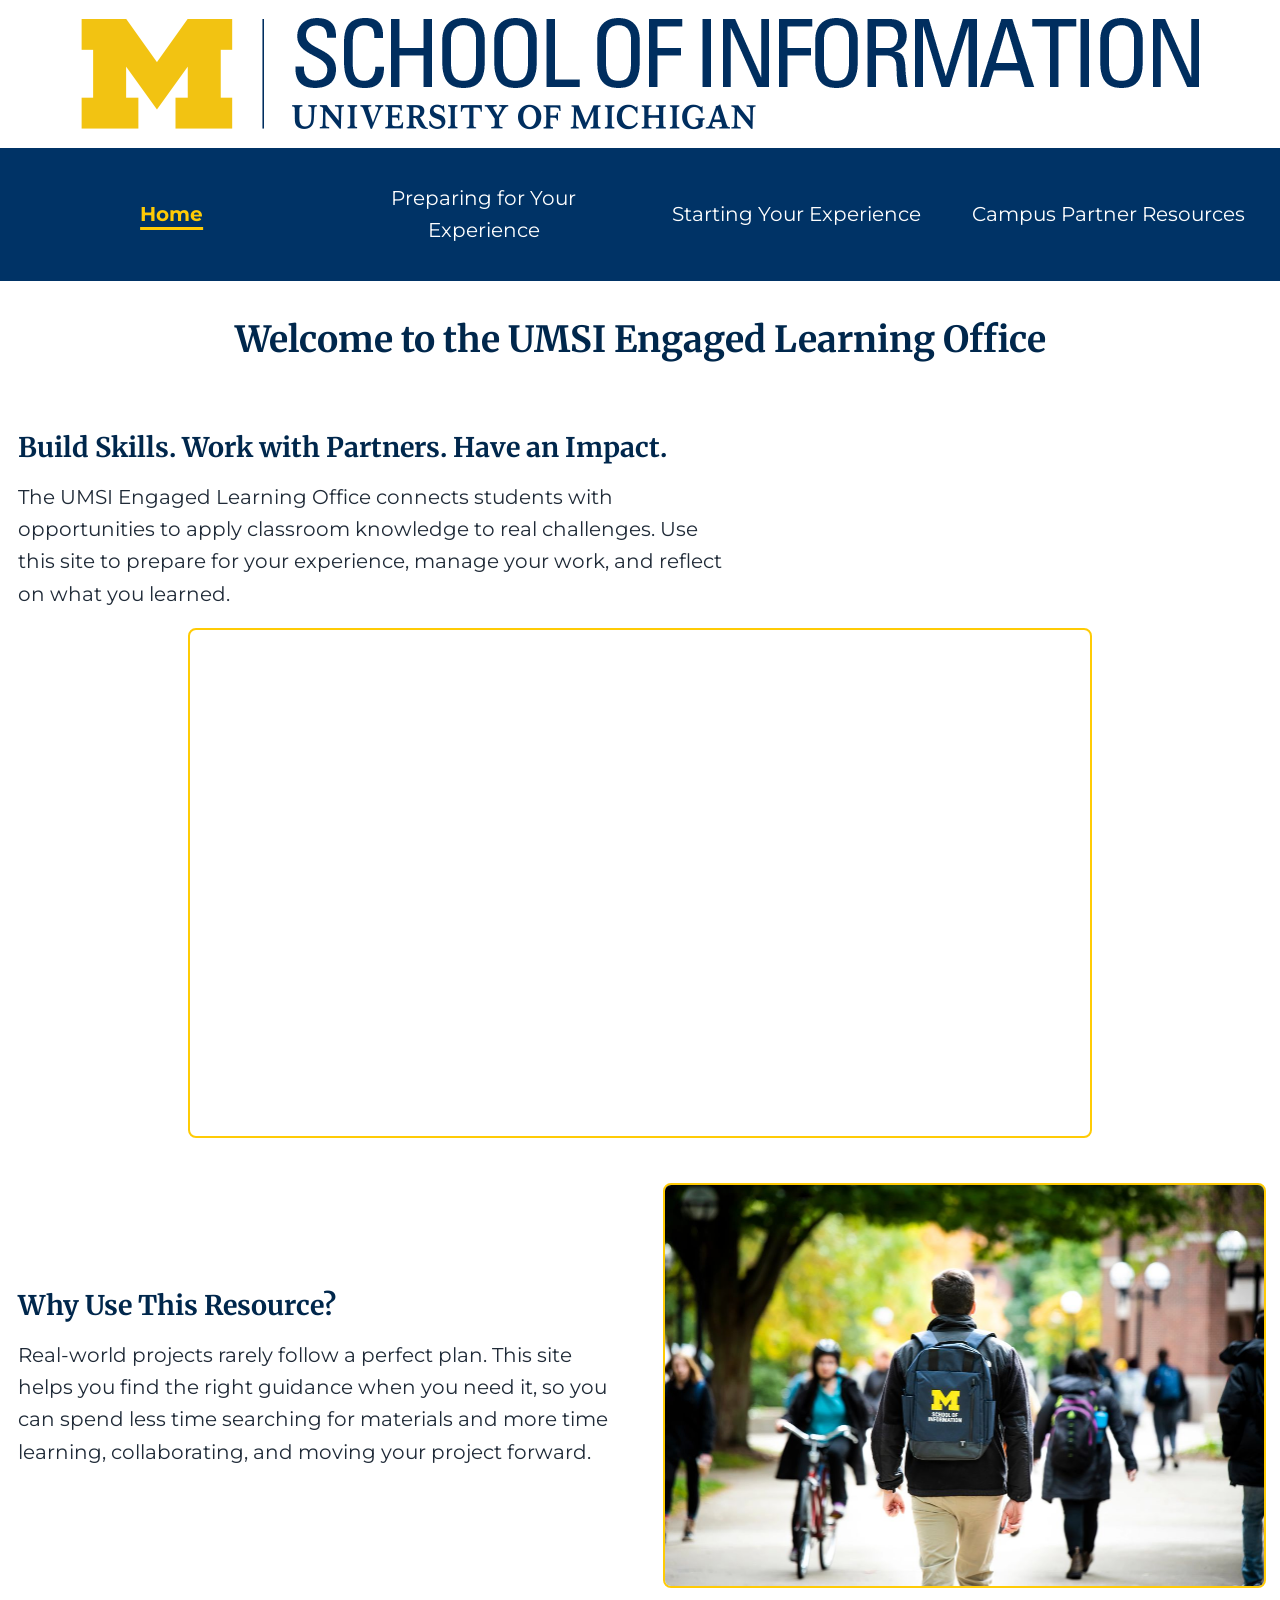
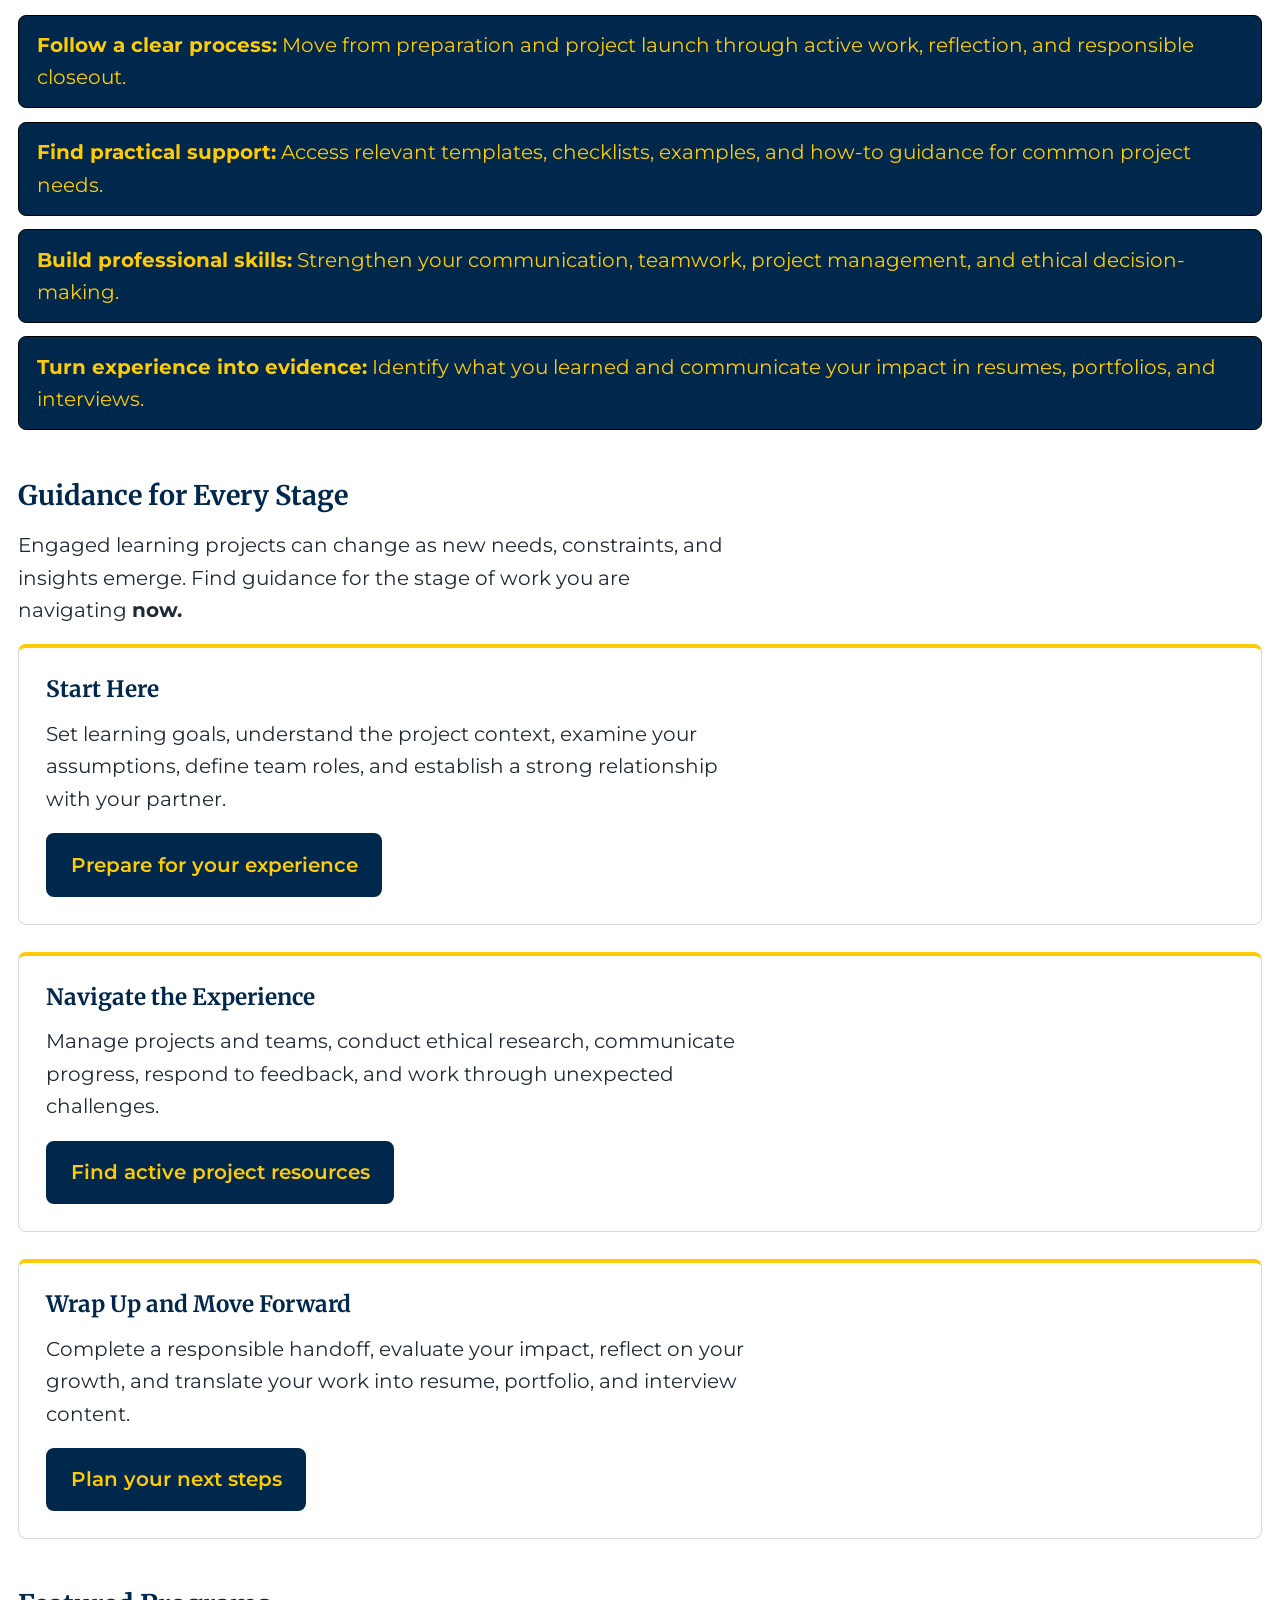
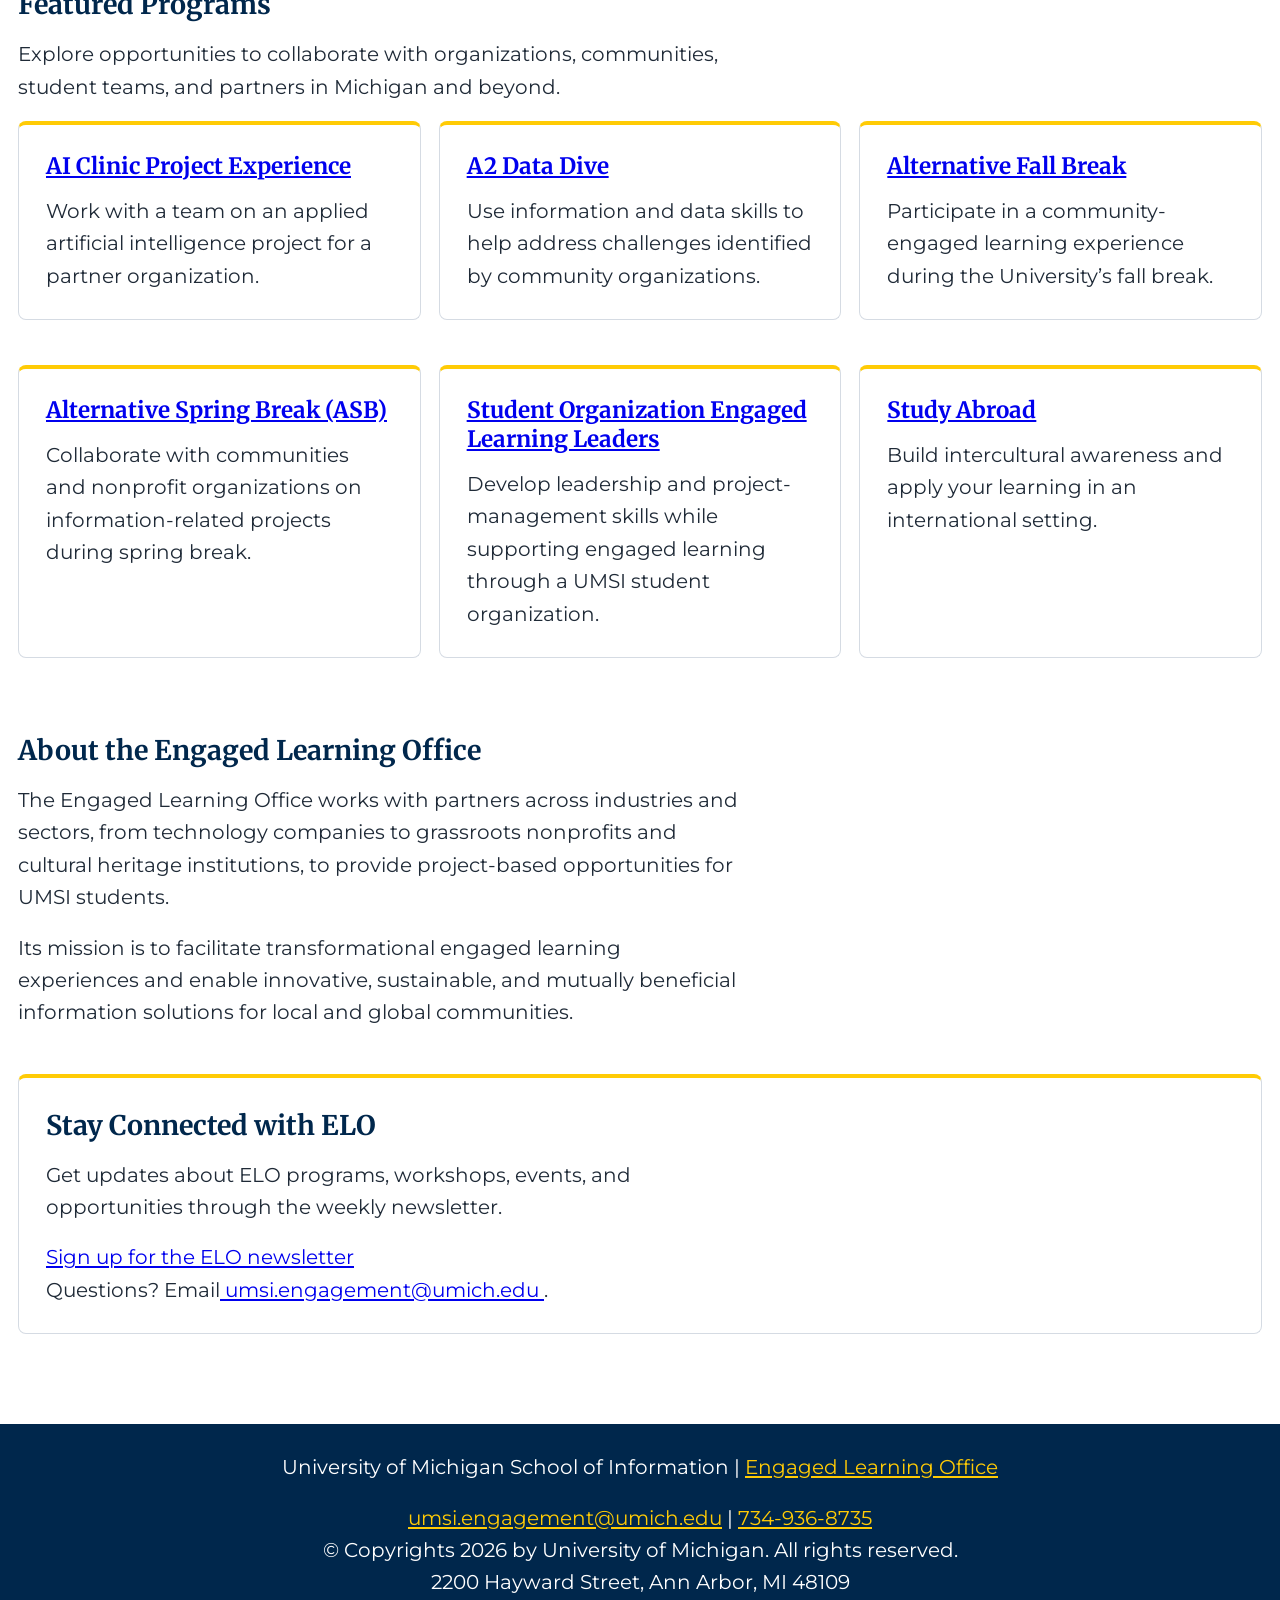
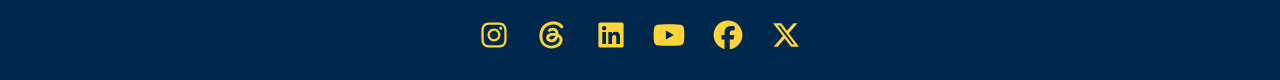
<file: index.html>
<!DOCTYPE html>
<html lang="en">
<head>
    <meta charset="UTF-8">
    <meta name="viewport" content="width=device-width, initial-scale=1.0">
    <title>Engaged Learning Office | UMSI</title>
  <link rel="stylesheet" href="css/html5reset.css">
  <link rel="stylesheet" href="css/style.css">
</head>
<body>
    <div class="skip"><a href="#main">Skip to Main Content</a></div>
    <header>
        <img class="header-img" src="images/umsi-logo-long.png" alt="UMSI Logo">
        <nav>
            <ul class="nav-grid">
                <li class="active"><a href = "index.html">Home</a></li>
                <li><a href = "prep.html">Preparing for Your Experience</a></li>
                <li><a href = "starting.html">Starting Your Experience</a></li>
                <li><a href = "resources.html">Campus Partner Resources</a></li>
            </ul>
        </nav>
    <h1>Welcome to the UMSI Engaged Learning Office</h1>

    </header>

  <main id="main">
    <section>
      <h2>Build Skills. Work with Partners. Have an Impact.</h2>
      <p>
       The UMSI Engaged Learning Office connects students with opportunities to apply classroom knowledge to real challenges. Use this site to prepare for your experience, manage your work, and reflect on what you learned.
      </p>

      <iframe class="video" src="https://www.youtube.com/embed/81ZO9RfIJEQ?si=tBp82YWZMl1u7CVS" title="YouTube video player" frameborder="0" allow="accelerometer; autoplay; clipboard-write; encrypted-media; gyroscope; picture-in-picture; web-share" referrerpolicy="strict-origin-when-cross-origin" allowfullscreen></iframe>
         <!-- Note: this iframe might cause an Axe ARIA error - that's not on you that's on YouTube! -->
    </section>

<section>
<div class="split-section">
    <div class="split-text">
      <h2>Why Use This Resource?</h2>
      <p>Real-world projects rarely follow a perfect plan. This site helps you find the right guidance when you need it, so you can spend less time searching for materials and more time learning, collaborating, and moving your project forward.</p>
    </div>

    <div class="split-img">
      <img src="images/UMSI_CampusFall_UMSIBackpack_02.jpg" alt="A student wears a UMSI backpack in fall on the Diag.">
    </div>
  </div>

  <ul>
    <li><strong>Follow a clear process:</strong> Move from preparation and project launch through active work, reflection, and responsible closeout.</li>
    <li><strong>Find practical support:</strong> Access relevant templates, checklists, examples, and how-to guidance for common project needs.</li>
    <li><strong>Build professional skills:</strong> Strengthen your communication, teamwork, project management, and ethical decision-making.</li>
    <li><strong>Turn experience into evidence:</strong> Identify what you learned and communicate your impact in resumes, portfolios, and interviews.</li>
  </ul>
</section>

 <section>
    <h2>Guidance for Every Stage</h2>
    <p>Engaged learning projects can change as new needs, constraints, and insights emerge. Find guidance for the stage of work you are navigating <strong>now.</strong></p>
    <article class="card">
      <h3>Start Here</h3>
      <p>Set learning goals, understand the project context, examine your assumptions, define team roles, and establish a strong relationship with your partner.</p>
      <a class="button" href="prep.html">Prepare for your experience</a>
    </article>

    <article class="card">
      <h3>Navigate the Experience</h3>
      <p>Manage projects and teams, conduct ethical research, communicate progress, respond to feedback, and work through unexpected challenges.</p>
      <a class="button" href="resources.html">Find active project resources</a>
    </article>

    <article class="card">
      <h3>Wrap Up and Move Forward</h3>
      <p>Complete a responsible handoff, evaluate your impact, reflect on your growth, and translate your work into resume, portfolio, and interview content.</p>
      <a class="button" href="prep.html">Plan your next steps</a>
    </article>
  </section>

   <section>
    <h2>Featured Programs</h2>
    <p>Explore opportunities to collaborate with organizations, communities, student teams, and partners in Michigan and beyond.</p>
    <div class="options-grid">
      <article class="card">
      <h3><a href="https://mcompass.umich.edu/_portal/tds-program-brochure?programid=12810">AI Clinic Project Experience</a></h3>
      <p>Work with a team on an applied artificial intelligence project for a partner organization.</p>
      </article>

      <article class="card">
      <h3><a href="https://mcompass.umich.edu/_portal/tds-program-brochure?programid=12556">A2 Data Dive</a></h3>
      <p>Use information and data skills to help address challenges identified by community organizations.</p>
      </article>

      <article class="card">
        <h3><a href="https://mcompass.umich.edu/_portal/tds-program-brochure?programid=11297">Alternative Fall Break</a></h3>
        <p>Participate in a community-engaged learning experience during the University’s fall break.</p>
      </article>

      <article class="card">
        <h3><a href="https://mcompass.umich.edu/_portal/tds-program-brochure?programid=10621">Alternative Spring Break (ASB)</a></h3>
        <p>Collaborate with communities and nonprofit organizations on information-related projects during spring break.</p>
      </article>

      <article class="card">
        <h3><a href="https://mcompass.umich.edu/_portal/tds-program-brochure?programid=12294">Student Organization Engaged Learning Leaders</a></h3>
        <p>Develop leadership and project-management skills while supporting engaged learning through a UMSI student organization.</p>
      </article>

      <article class="card">
        <h3><a href="https://www.si.umich.edu/student-life/study-abroad">Study Abroad</a></h3>
        <p>Build intercultural awareness and apply your learning in an international setting. </p>
      </article>
    </div>
   </section>
  <section>
    <h2>About the Engaged Learning Office</h2>
    <p>The Engaged Learning Office works with partners across industries and sectors, from technology companies to grassroots nonprofits and cultural heritage institutions, to provide project-based opportunities for UMSI students.</p>
    <p>Its mission is to facilitate transformational engaged learning experiences and enable innovative, sustainable, and mutually beneficial information solutions for local and global communities.</p>
  </section>
  <aside class="card">
    <h2>Stay Connected with ELO</h2>
    <p>Get updates about ELO programs, workshops, events, and opportunities through the weekly newsletter.</p>
    <div>
       <a href="https://umsi.info/elo-newsletter"> Sign up for the ELO newsletter</a>
    </div>
    <p>Questions? Email<a href="mailto:umsi.engagement@umich.edu"> umsi.engagement@umich.edu </a>.</p>
  </aside>


        <!-- Content taken & modified from UMGPT with the prompt, "Write me a webpage of intro content to help meet the following requirements - this is for the home page": and then pasted in the client objectives & project requirements"
        UMGPT. (2026). UMGPT ( GPT-5.6 Sol September 7th version) [Large language model]. -->
    </main>
    <footer>
        <p>University of Michigan School of Information | <a href="https://www.si.umich.edu/programs/engaged-learning/about-engaged-learning-office">Engaged Learning Office </a></p>
      <address>
        <a href="mailto:umsi.engagement@umich.edu">umsi.engagement@umich.edu</a>
        <span> | </span>
        <a href="tel:7349368735">734-936-8735</a>
      </address>

      <p>© Copyrights <span id="year"></span> by University of Michigan. All rights reserved.<br>2200 Hayward Street, Ann Arbor, MI 48109</p> 

       <script>
      document.getElementById("year").innerHTML = new Date().getFullYear();
      </script>

      <ul class="social-media-icons">
        <li><a href="https://www.instagram.com/umschoolofinformation/?hl=en"><img src="images/instagram-brands-solid-full.svg" alt="Instagram"></a></li>
        <li><a href="https://www.threads.com/@umschoolofinformation"><img src="images/threads-brands-solid-full.svg" alt="Threads"></a></li>
        <li><a href="https://www.linkedin.com/school/university-of-michigan---school-of-information/posts/"><img src="images/linkedin-brands-solid-full.svg" alt="LinkedIn"></a></li>
        <li><a href="https://www.youtube.com/user/schoolofinformation"><img src="images/youtube-brands-solid-full.svg" alt="YouTube"></a></li>
        <li><a href="https://www.facebook.com/uomsi/"><img src="images/facebook-brands-solid-full.svg" alt="Facebook"></a></li>
        <li><a href="https://x.com/umsi"><img src="images/x-twitter-brands-solid-full.svg" alt="X"></a></li>
      </ul>

    </footer>
</body>
</html>
</file>
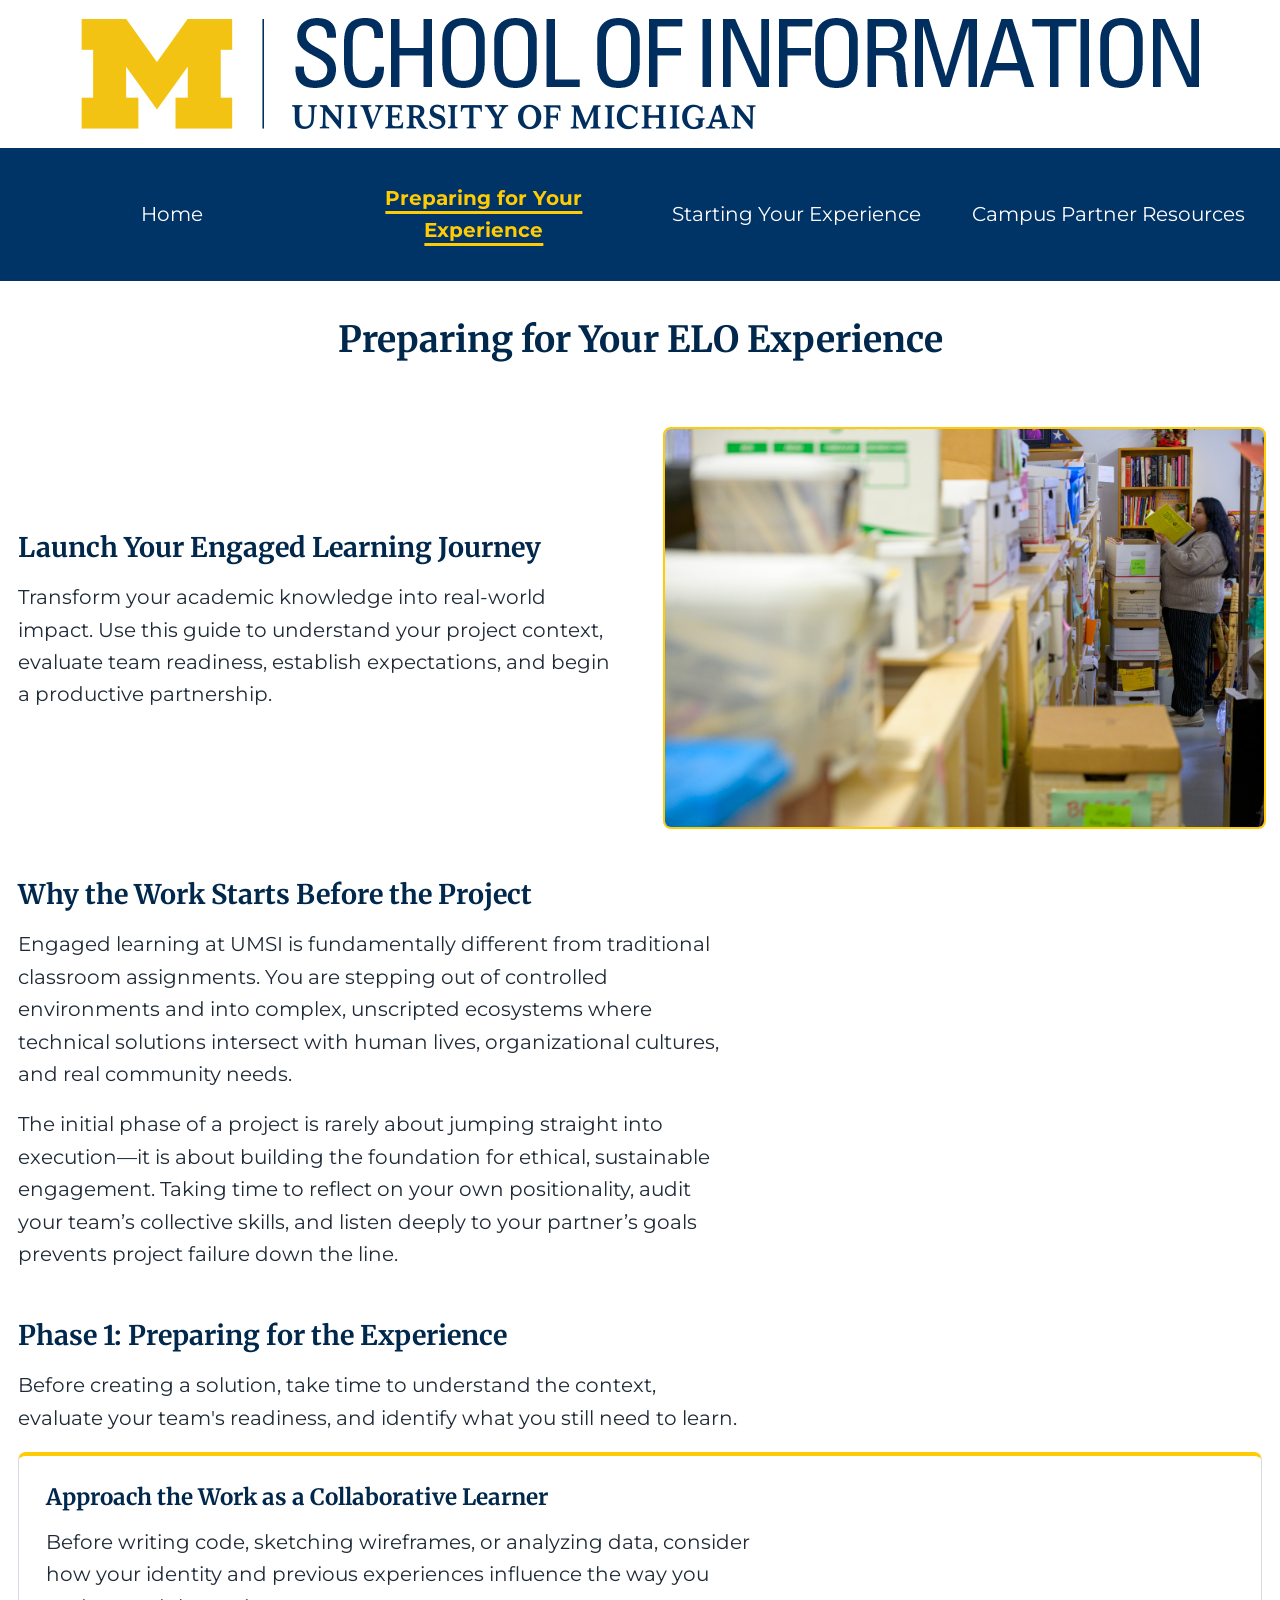
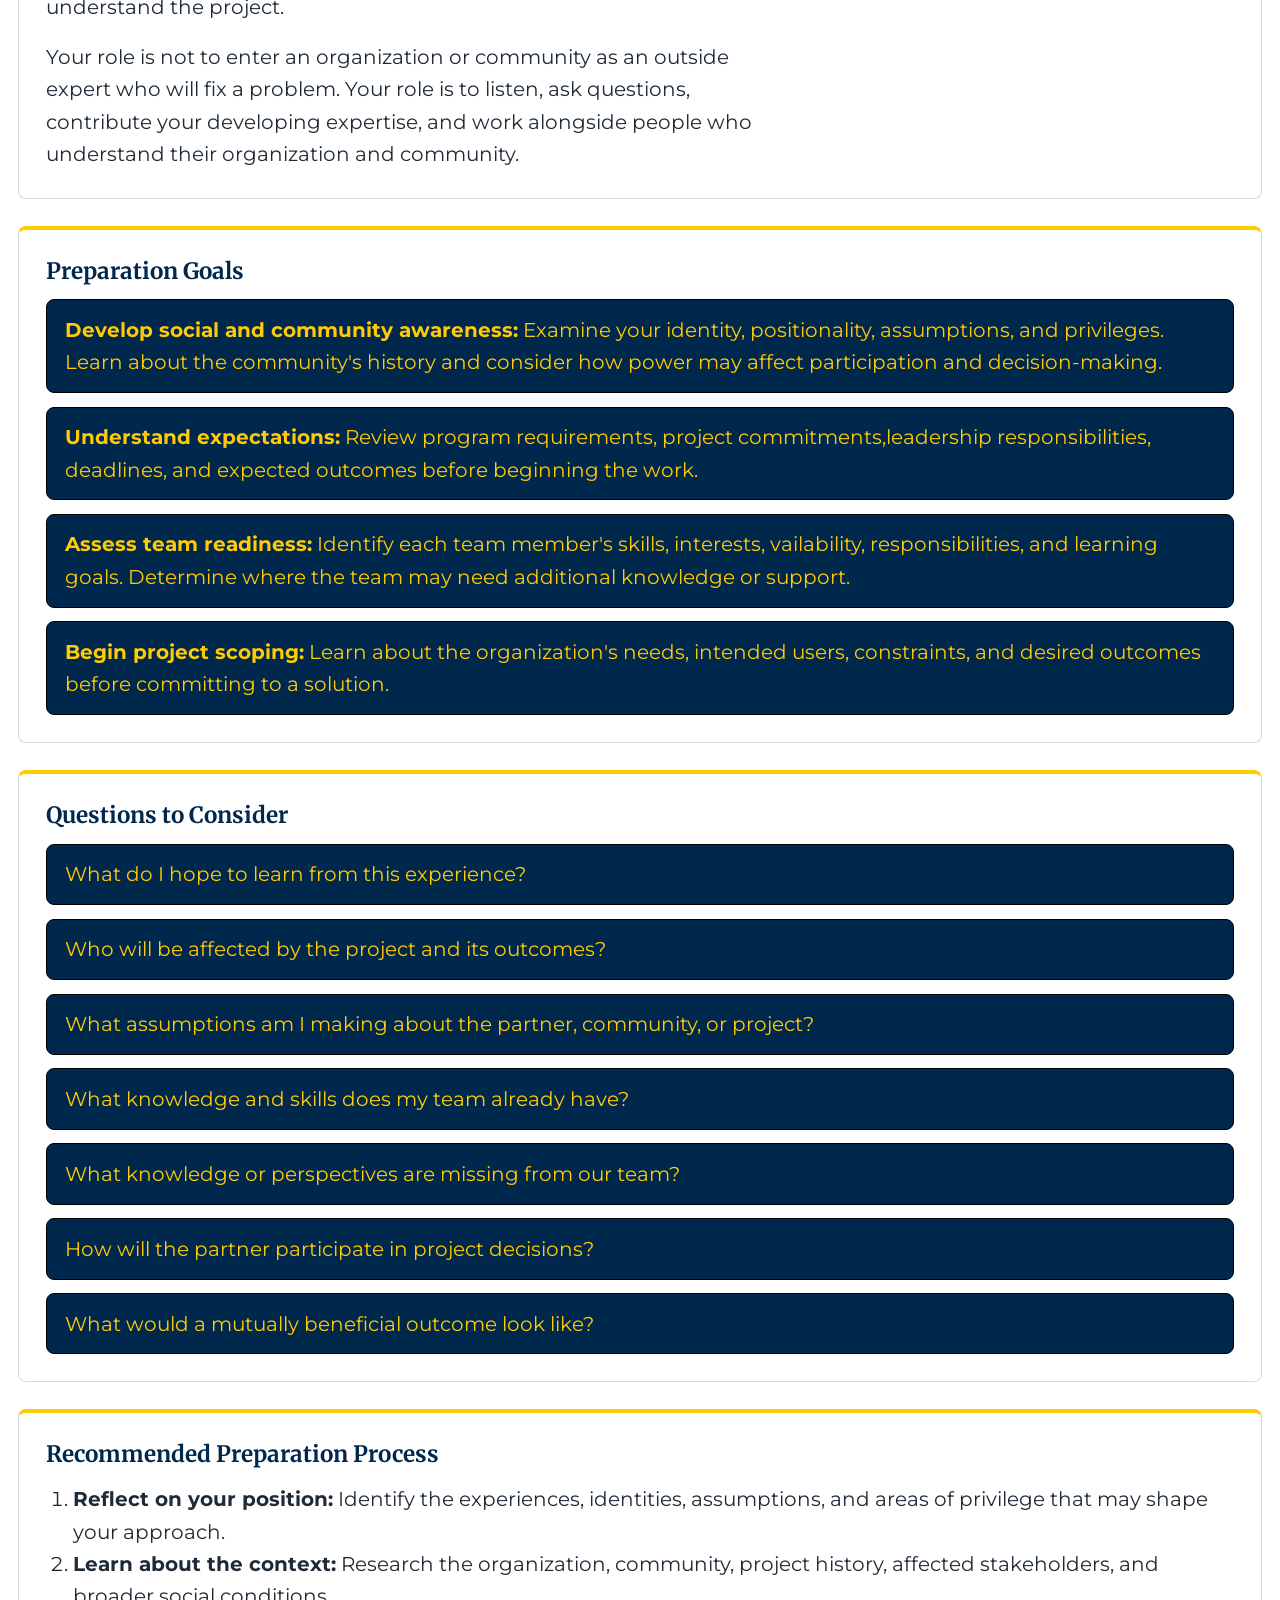
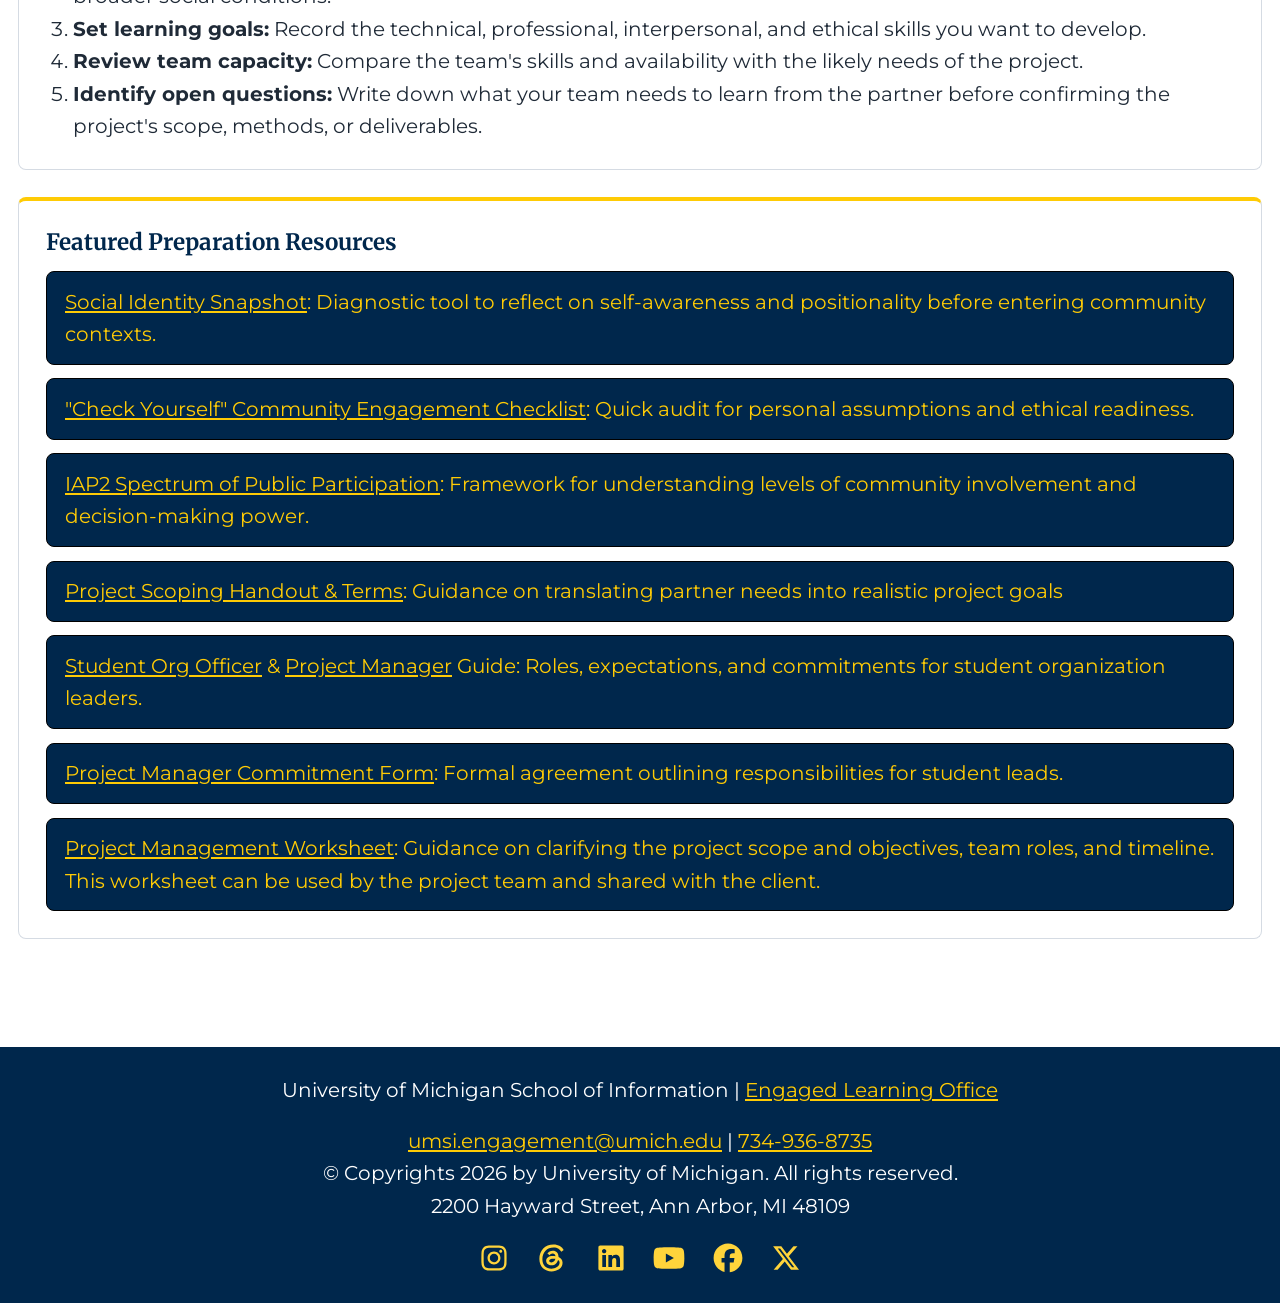
<file: prep.html>
<!DOCTYPE html>
<html lang="en">
<head>
    <meta charset="UTF-8">
    <meta name="viewport" content="width=device-width, initial-scale=1.0">
    <title>Preparing | UMSI ELO</title>
    <link rel="stylesheet" href="css/html5reset.css">
    <link rel="stylesheet" href="css/style.css">
</head>
<body>
  <div class="skip"><a href="#main">Skip to Main Content</a></div>
    <header>
        <img class="header-img" src="images/umsi-logo-long.png" alt="UMSI Logo">
        <nav>
            <ul class="nav-grid">
                <li><a href = "index.html">Home</a></li>
                <li class="active"><a href = "prep.html">Preparing for Your Experience</a></li>
                <li><a href = "starting.html">Starting Your Experience</a></li>
                <li><a href = "resources.html">Campus Partner Resources</a></li>
            </ul>
        </nav>
    <h1>Preparing for Your ELO Experience</h1>
  </header>
<main id="main">

<section class="split-section">
  <div class="split-text">
    <h2>Launch Your Engaged Learning Journey</h2>
    <p>Transform your academic knowledge into real-world impact. Use this guide to understand your project context, evaluate team readiness, establish expectations, and begin a productive partnership.</p>
  </div>
  <div class="split-img">
    <img src="images/UMSI_ASB2026CIRCAPintig_33.jpg" width="500" alt="UMSI students participating in an engaged learning experience.">
  </div>
</section>

<section>
  <h2>Why the Work Starts Before the Project</h2>
  <p>Engaged learning at UMSI is fundamentally different from traditional classroom assignments. You are stepping out of controlled environments and into complex, unscripted ecosystems where technical solutions intersect with human lives, organizational cultures, and real community needs.</p>
  <p>The initial phase of a project is rarely about jumping straight into execution—it is about building the foundation for ethical, sustainable engagement. Taking time to reflect on your own positionality, audit your team’s collective skills, and listen deeply to your partner’s goals prevents project failure down the line.</p>


</section>

<section>
  <h2>Phase 1: Preparing for the Experience</h2>
  <p>Before creating a solution, take time to understand the context, evaluate your team's readiness, and identify what you still need to learn.</p>
  <article class="card">
    <h3>Approach the Work as a Collaborative Learner</h3>
    <p>Before writing code, sketching wireframes, or analyzing data, consider how your identity and previous experiences influence the way you understand the project.</p>
    <p>Your role is not to enter an organization or community as an outside expert who will fix a problem. Your role is to listen, ask questions, contribute your developing expertise, and work alongside people who understand their organization and community.</p>
  </article>

  <article class="card">
    <h3>Preparation Goals</h3>
    <ul>
      <li><strong>Develop social and community awareness:</strong> Examine your identity, positionality, assumptions, and privileges. Learn about the community's history and consider how power may affect participation and decision-making.
      </li>
      <li><strong>Understand expectations:</strong> Review program requirements, project commitments,leadership responsibilities, deadlines, and expected outcomes before beginning the work.</li>
      <li><strong>Assess team readiness:</strong> Identify each team member's skills, interests, vailability, responsibilities, and learning goals. Determine where the team may need additional knowledge or support.</li>
      <li><strong>Begin project scoping:</strong> Learn about the organization's needs, intended users, constraints, and desired outcomes before committing to a solution.
      </li>
    </ul>
  </article>

  <article class="card">
    <h3>Questions to Consider</h3>
    <ul>
      <li>What do I hope to learn from this experience?</li>
      <li>Who will be affected by the project and its outcomes?</li>
      <li>What assumptions am I making about the partner, community, or project?</li>
      <li>What knowledge and skills does my team already have?</li>
      <li>What knowledge or perspectives are missing from our team?</li>
      <li>How will the partner participate in project decisions?</li>
      <li>What would a mutually beneficial outcome look like?</li>
    </ul>
  </article>

  <article class="card">
    <h3>Recommended Preparation Process</h3>
    <ol>
      <li><strong>Reflect on your position:</strong> Identify the experiences, identities, assumptions, and areas of privilege that may shape your approach.</li>
      <li><strong>Learn about the context:</strong> Research the organization, community, project history, affected stakeholders, and broader social conditions.</li>
      <li><strong>Set learning goals:</strong> Record the technical, professional, interpersonal, and ethical skills you want to develop.</li>
      <li><strong>Review team capacity:</strong> Compare the team's skills and availability with the likely needs of the project. </li>
      <li><strong>Identify open questions:</strong> Write down what your team needs to learn from the partner before confirming the project's scope, methods, or deliverables.
      </li>
    </ol>
  </article>

  <article class="card">
    <h3>Featured Preparation Resources</h3>
    <ul>
      <li><a href="https://sites.lsa.umich.edu/equitable-teaching/social-identity-snapshot">Social Identity Snapshot</a>: Diagnostic tool to reflect on self-awareness and positionality before entering community contexts.</li>
      <li><a href="https://docs.google.com/document/d/1Qt9YeStVwDHjwJhOLAz42JSNQR2lFMurdUtxtdrGkuc/edit?tab=t.0#heading=h.ch0bvccjkrzn">"Check Yourself" Community Engagement Checklist</a>: Quick audit for personal assumptions and ethical readiness.</li>
      <li><a href="https://drive.google.com/file/d/1zc1RNlrDxV51-muOERdDTnINQcquJpOA/view?usp=sharing">IAP2 Spectrum of Public Participation</a>: Framework for understanding levels of community involvement and decision-making power.</li>
      <li><a href="https://docs.google.com/document/d/1TrEDolwmOIlXgYgAP9VvlOGoYOwFfe6KxzZOgZSVYVw/edit?usp=drive_link">Project Scoping Handout & Terms</a>: Guidance on translating partner needs into realistic project goals</li>
      <li><a href="https://docs.google.com/document/d/1AexsV_JeSd0kRUBbcifZpfBu6y6Zi8Y0iJScp1I3gkM/edit?usp=drive_link">Student Org Officer</a> & <a href="https://docs.google.com/document/u/0/d/1uwOOS0TrXWzcSShj8DUFpckWo0t1UNu_Q7WVbZnLhX0/edit">Project Manager</a> Guide: Roles, expectations, and commitments for student organization leaders.</li>
      <li><a href="https://docs.google.com/document/d/1U4lCNGyWKJ3C2i_VgFqAR45Z4zF1FehuthuqT-M2wdI/edit?usp=drive_link">Project Manager Commitment Form</a>: Formal agreement outlining responsibilities for student leads.</li>
      <li><a href="https://docs.google.com/document/d/1twc-7TYWmb_PNrOBiDI1NuJqJAuhluTICr22GRd_NLc/edit?usp=drive_link">Project Management Worksheet</a>: Guidance on clarifying the project scope and objectives, team roles, and timeline. This worksheet can be used by the project team and shared with the client.</li>
    </ul>
  </article>
</section>

<!-- Content taken & modified from UMGPT with the prompt, "for the same content write me some intro content and resources for a prep page using the ELO content below" - this was after I had asked for content for the home page. " UMGPT. (2026). UMGPT ( GPT-5.6 Sol September 7th version) [Large language model]. -->

</main>
<footer>
        <p>University of Michigan School of Information | <a href="https://www.si.umich.edu/programs/engaged-learning/about-engaged-learning-office">Engaged Learning Office </a></p>
      <address>
        <a href="mailto:umsi.engagement@umich.edu">umsi.engagement@umich.edu</a>
        <span> | </span>
        <a href="tel:7349368735">734-936-8735</a>
      </address>
      <p>© Copyrights <span id="year"></span> by University of Michigan. All rights reserved.<br>2200 Hayward Street, Ann Arbor, MI 48109</p>

       <script>
      document.getElementById("year").innerHTML = new Date().getFullYear();
      </script>

      <ul class="social-media-icons">
        <li><a href="https://www.instagram.com/umschoolofinformation/?hl=en"><img src="images/instagram-brands-solid-full.svg" alt="Instagram"></a></li>
        <li><a href="https://www.threads.com/@umschoolofinformation"><img src="images/threads-brands-solid-full.svg" alt="Threads"></a></li>
        <li><a href="https://www.linkedin.com/school/university-of-michigan---school-of-information/posts/"><img src="images/linkedin-brands-solid-full.svg" alt="LinkedIn"></a></li>
        <li><a href="https://www.youtube.com/user/schoolofinformation"><img src="images/youtube-brands-solid-full.svg" alt="YouTube"></a></li>
        <li><a href="https://www.facebook.com/uomsi/"><img src="images/facebook-brands-solid-full.svg" alt="Facebook"></a></li>
        <li><a href="https://x.com/umsi"><img src="images/x-twitter-brands-solid-full.svg" alt="X"></a></li>
      </ul>
    </footer>

</body>

</html>
</file>
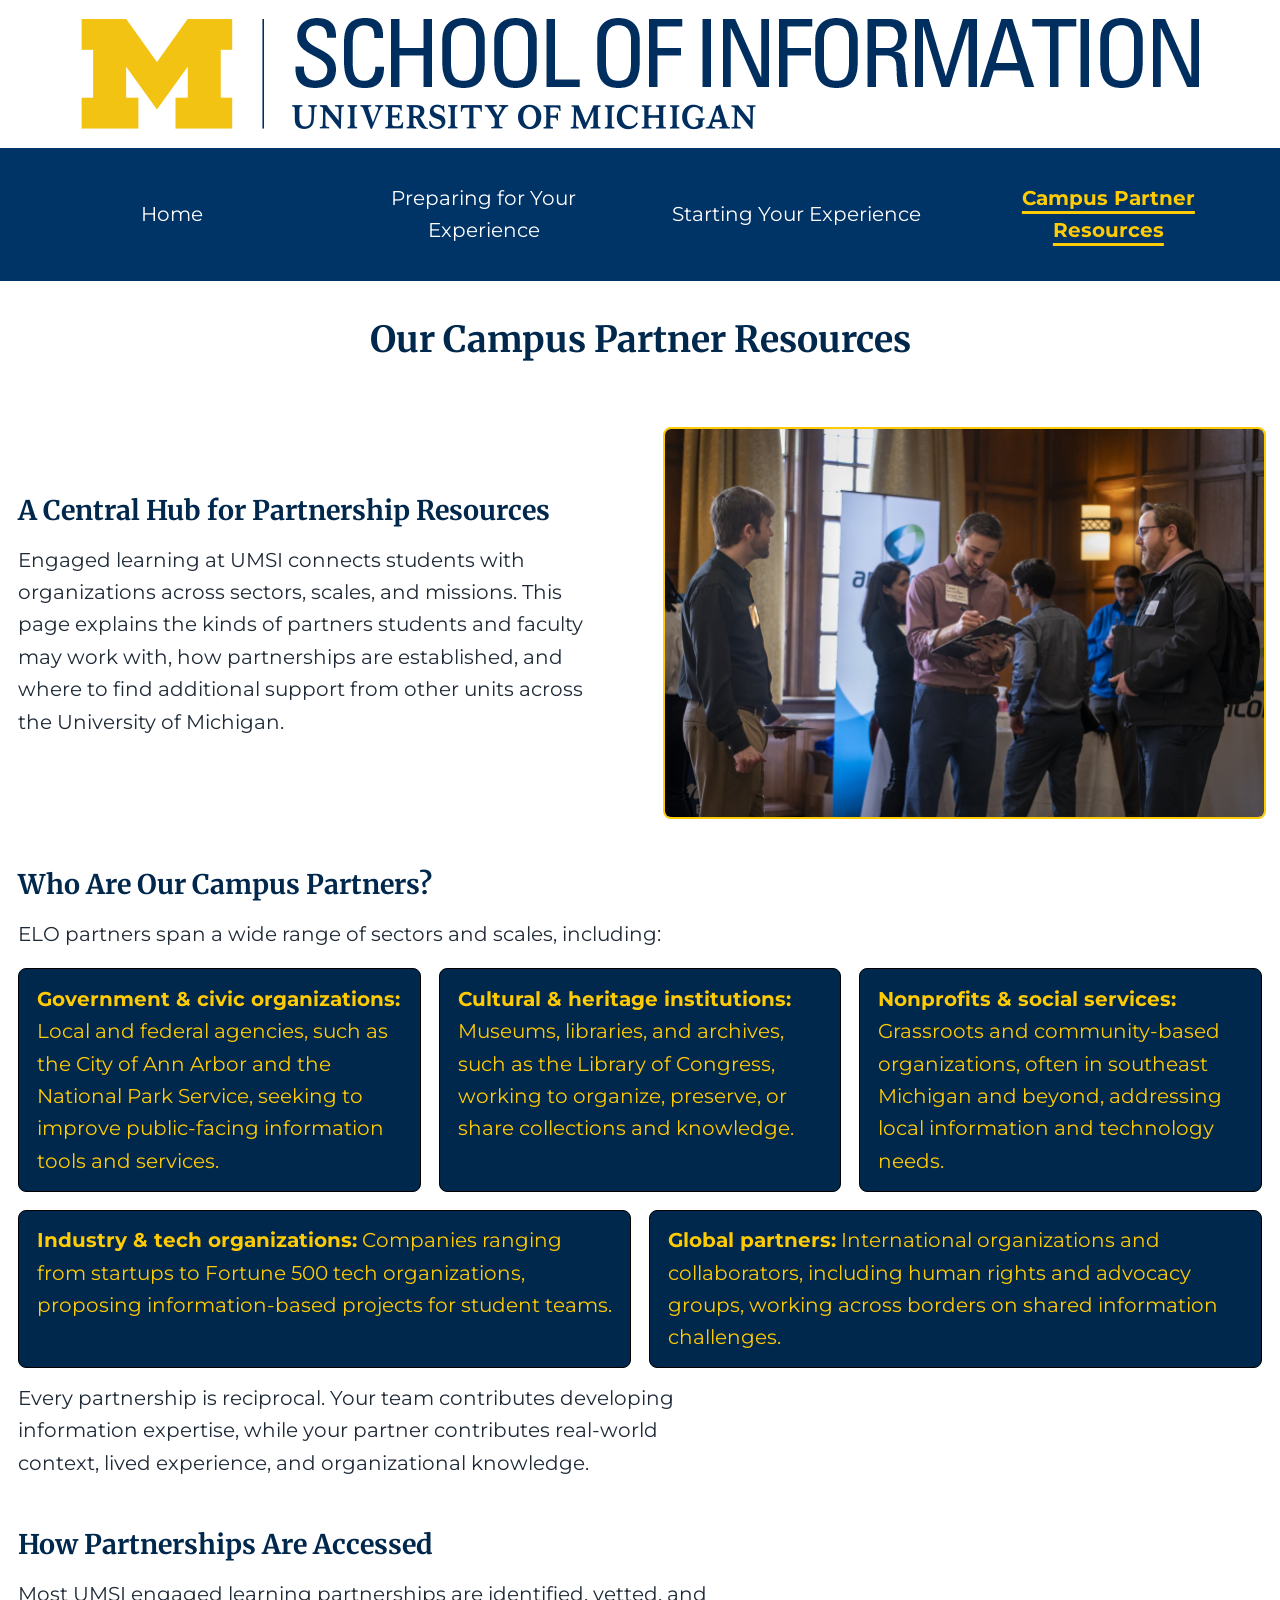
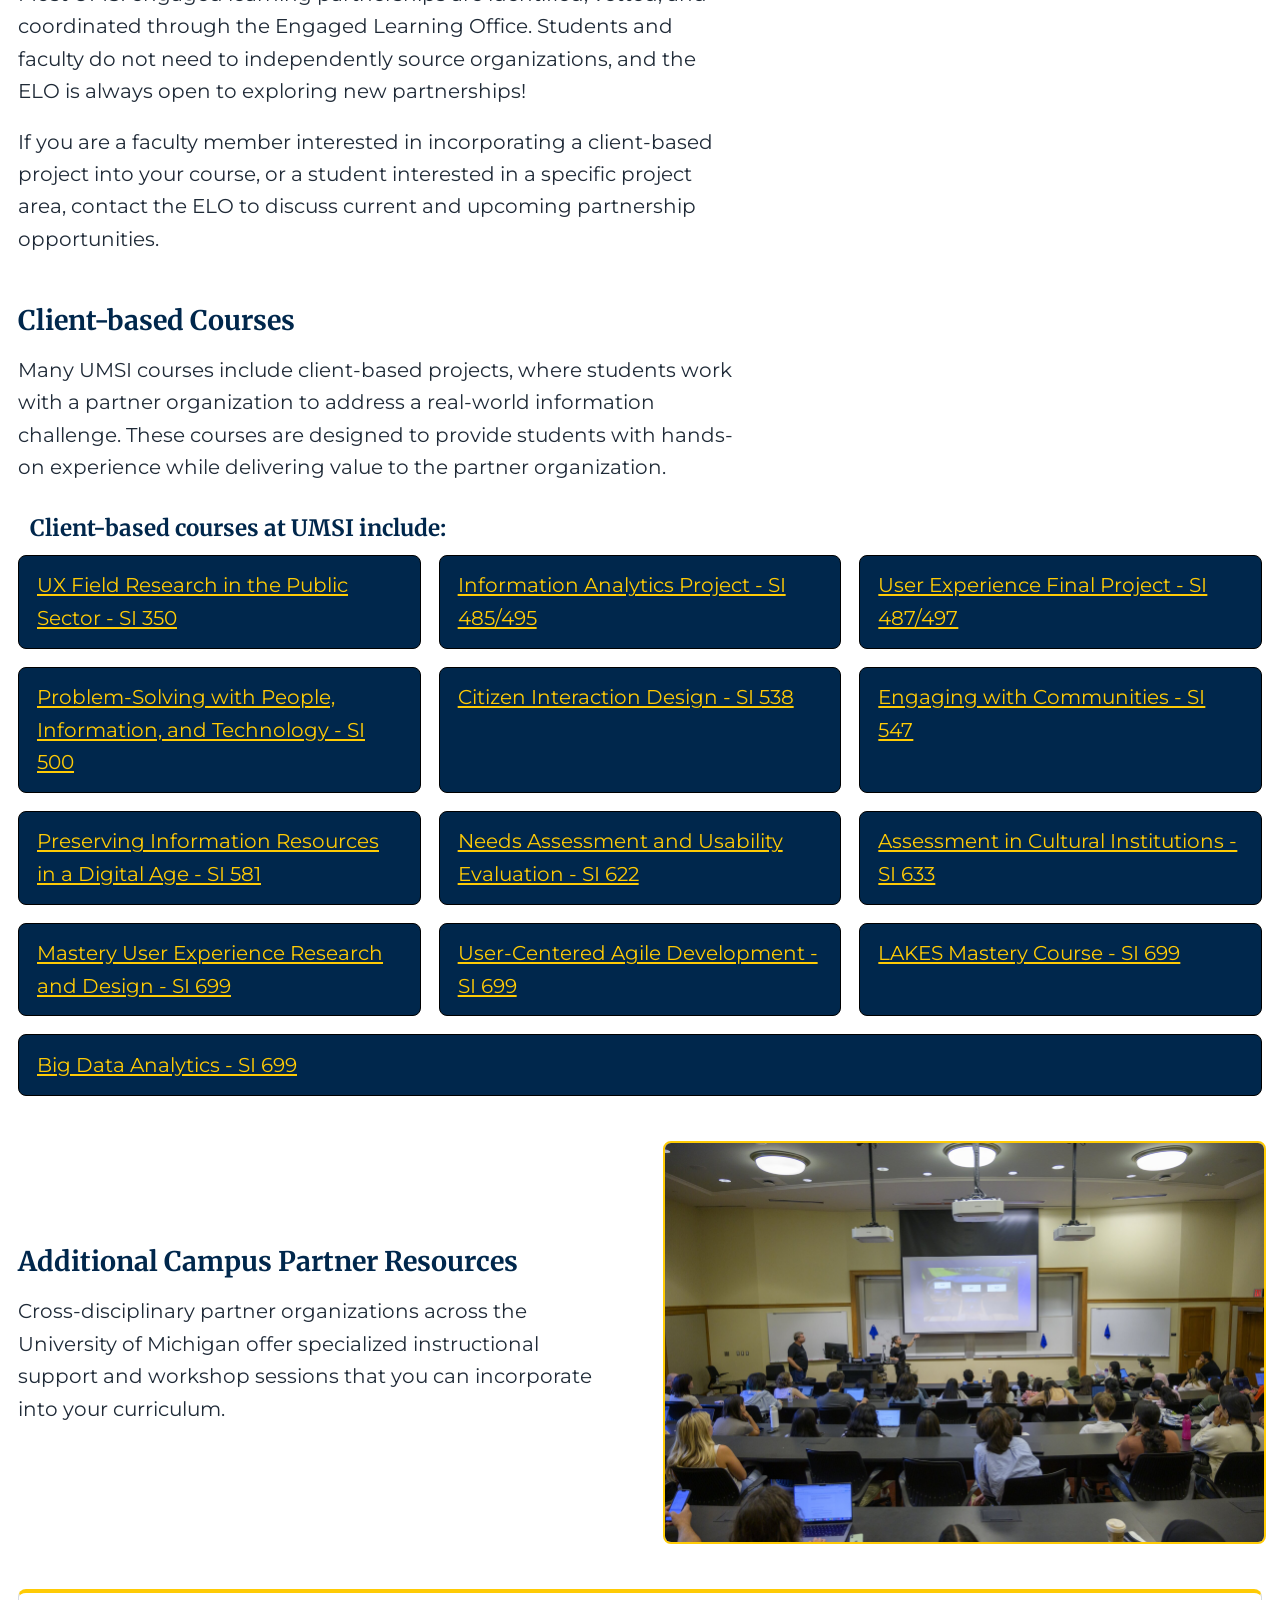
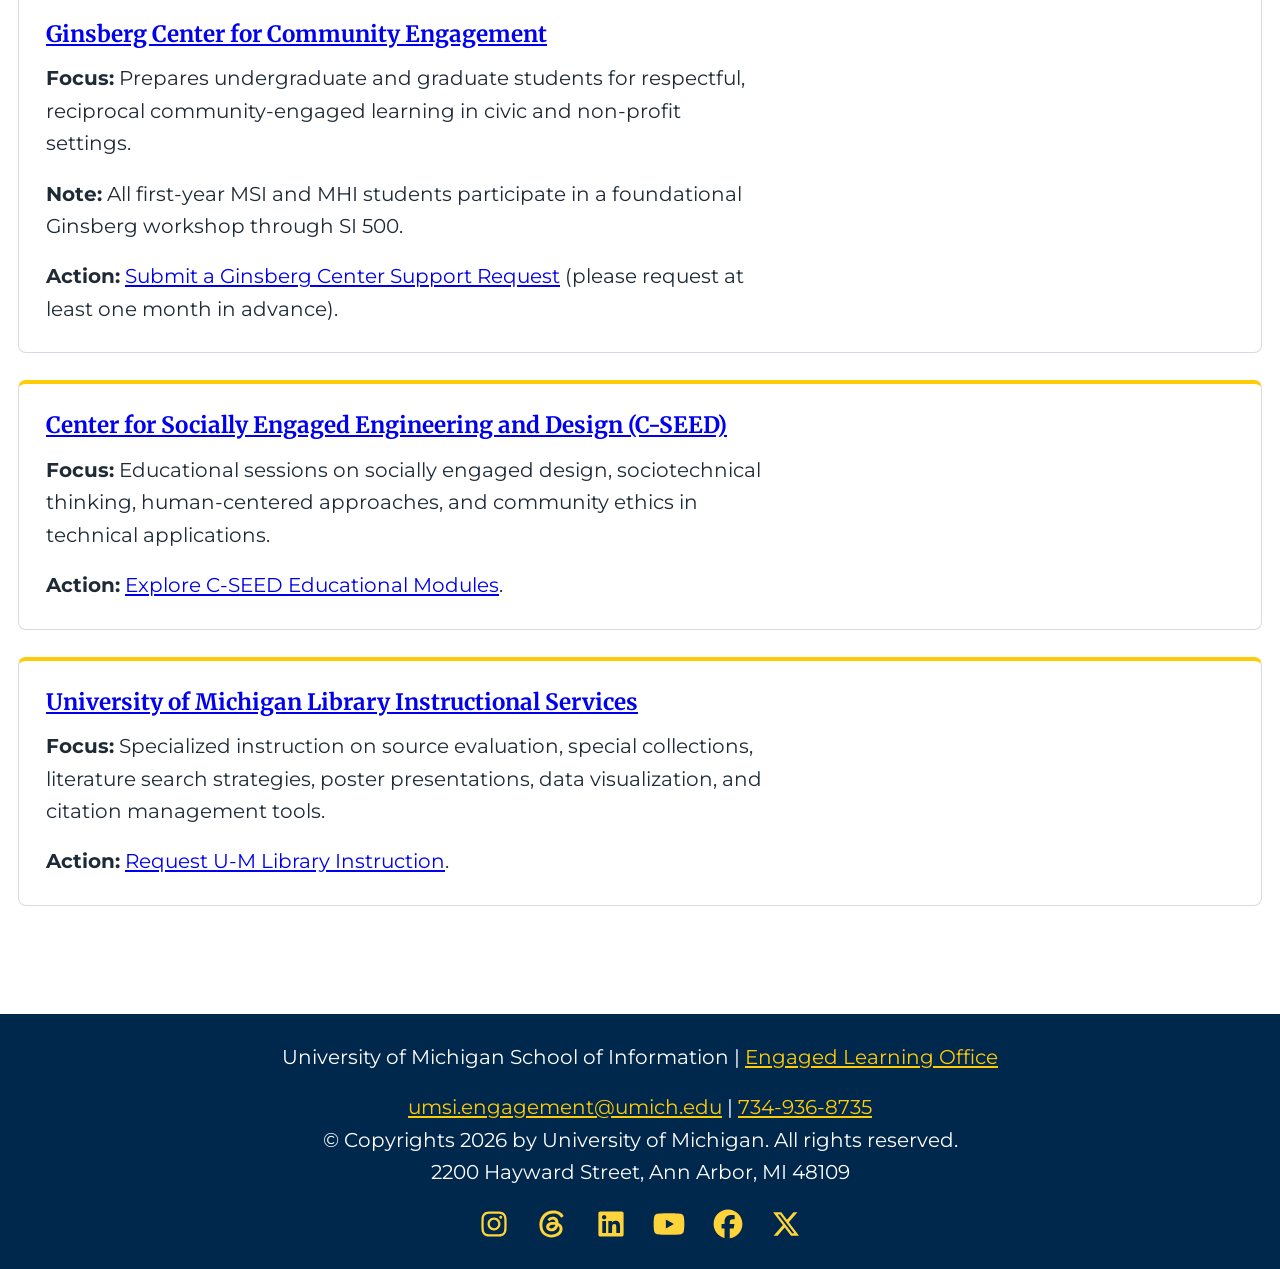
<file: resources.html>
<!DOCTYPE html>
<html lang="en">
<head>
    <meta charset="UTF-8">
    <meta name="viewport" content="width=device-width, initial-scale=1.0">
    <title>Campus Partner Resources | UMSI ELO</title>
    <link rel="stylesheet" href="css/html5reset.css">
    <link rel="stylesheet" href="css/style.css">
</head>
<body>
  <div class="skip"><a href="#main">Skip to Main Content</a></div>
    <header>
        <img class="header-img" src="images/umsi-logo-long.png" alt="UMSI Logo">
        <nav>
            <ul class="nav-grid">
                <li><a href = "index.html">Home</a></li>
                <li><a href = "prep.html">Preparing for Your Experience</a></li>
                <li><a href = "starting.html">Starting Your Experience</a></li>
                <li class="active"><a href = "resources.html">Campus Partner Resources</a></li>
            </ul>
        </nav>
    <h1>Our Campus Partner Resources</h1>
  </header>
<main id="main">

<section class="split-section">
  <div class="split-text">
    <h2>A Central Hub for Partnership Resources</h2>
    <p>Engaged learning at UMSI connects students with organizations across sectors, scales, and missions. This page explains the kinds of partners students and faculty may work with, how partnerships are established, and where to find additional support from other units across the University of Michigan.</p>
  </div>
  <div class="split-img">
    <img src="images/umsi_careerfair_1_26_2302.jpg" width="500" alt="UMSI students at the UMSI Career Fair.">
  </div>
</section>

<section>
  <h2>Who Are Our Campus Partners?</h2>
  <p>ELO partners span a wide range of sectors and scales, including:</p>
  <ul class="options-grid">
    <li><strong>Government & civic organizations:</strong> Local and federal agencies, such as the City of Ann Arbor and the National Park Service, seeking to improve public-facing information tools and services.</li>
    <li><strong>Cultural & heritage institutions:</strong> Museums, libraries, and archives, such as the Library of Congress, working to organize, preserve, or share collections and knowledge.</li>
    <li><strong>Nonprofits & social services:</strong> Grassroots and community-based organizations, often in southeast Michigan and beyond, addressing local information and technology needs.</li>
    <li><strong>Industry & tech organizations:</strong> Companies ranging from startups to Fortune 500 tech organizations, proposing information-based projects for student teams.</li>
    <li><strong>Global partners:</strong> International organizations and collaborators, including human rights and advocacy groups, working across borders on shared information challenges.</li>
  </ul>
  <p>Every partnership is reciprocal. Your team contributes developing information expertise, while your partner contributes real-world context, lived experience, and organizational knowledge.</p>

</section>

<section>
  <h2>How Partnerships Are Accessed</h2>
  <p>Most UMSI engaged learning partnerships are identified, vetted, and coordinated through the Engaged Learning Office. Students and faculty do not need to independently source organizations, and the ELO is always open to exploring new partnerships!</p>
  <p>If you are a faculty member interested in incorporating a client-based project into your course, or a student interested in a specific project area, contact the ELO to discuss current and upcoming partnership opportunities.</p>
</section>

<section>
  <h2>Client-based Courses</h2>
  <p>Many UMSI courses include client-based projects, where students work with a partner organization to address a real-world information challenge. These courses are designed to provide students with hands-on experience while delivering value to the partner organization.</p>
  <h3>Client-based courses at UMSI include:</h3>
  <ul class="options-grid">
  <li><a href="https://www.si.umich.edu/host-student-project/civic-engagement/si-350-ux-field-research-public-sector">UX Field Research in the Public Sector - SI 350</a></li>
  <li><a href="https://www.si.umich.edu/host-student-project/data-analysis/si-485-information-analytics-project">Information Analytics Project - SI 485/495</a></li>
  <li><a href="https://www.si.umich.edu/host-student-project/user-experience-ux/si-487-user-experience-final-project">User Experience Final Project - SI 487/497</a></li>
  <li><a href="https://www.si.umich.edu/host-student-project/umsi-theme-year/problem-solving-people-information-and-technology-si-500">Problem-Solving with People, Information, and Technology - SI 500</a></li>
  <li><a href="https://www.si.umich.edu/host-student-project/civic-engagement/si-538-citizen-interaction-design">Citizen Interaction Design - SI 538</a></li>
  <li><a href="https://www.si.umich.edu/host-student-project/library-archives-and-digital-curation/si-547-engaging-communities">Engaging with Communities - SI 547</a></li>
  <li><a href="https://www.si.umich.edu/host-student-project/library-archives-and-digital-curation/preserving-information-resources-digital">Preserving Information Resources in a Digital Age - SI 581</a></li>
  <li><a href="https://www.si.umich.edu/host-student-project/user-experience-ux/si-622-needs-assessment-and-usability-evaluation">Needs Assessment and Usability Evaluation - SI 622</a></li>
  <li><a href="https://www.si.umich.edu/host-student-project/library-archives-and-digital-curation/si-633-assessment-cultural-institutions">Assessment in Cultural Institutions - SI 633</a></li>
  <li><a href="https://www.si.umich.edu/host-student-project/user-experience-ux/si-699-mastery-user-experience-research-and-design">Mastery User Experience Research and Design - SI 699</a></li>
  <li><a href="https://www.si.umich.edu/host-student-project/user-experience-ux/si-699-user-centered-agile-development">User-Centered Agile Development - SI 699</a></li>
  <li><a href="https://www.si.umich.edu/host-student-project/library-archives-and-digital-curation/si-699-special-projects-librarianship">LAKES Mastery Course - SI 699</a></li>
  <li><a href="https://www.si.umich.edu/host-student-project/data-analysis/big-data-analytics-si-699">Big Data Analytics - SI 699</a></li>
</ul>
</section>

<section class="split-section">
  <div class="split-text">
    <h2>Additional Campus Partner Resources</h2>
    <p>Cross-disciplinary partner organizations across the University of Michigan offer specialized instructional support and workshop sessions that you can incorporate into your curriculum.</p>
  </div>
  <div class="split-img">
   <img src="images/UMSI_StellantisAutoUX_091324_08.jpg" width="500" alt="UMSI students working on a project with Stellantis.">
  </div>
</section>

<section>
  <article class="card">
    <h3><a href="https://ginsberg.umich.edu/">Ginsberg Center for Community Engagement</a></h3>
    <p><strong>Focus:</strong> Prepares undergraduate and graduate students for respectful, reciprocal community-engaged learning in civic and non-profit settings.</p>
    <p><strong>Note:</strong> All first-year MSI and MHI students participate in a foundational Ginsberg workshop through SI 500.</p>
    <p><strong>Action:</strong> <a href="https://ginsberg.umich.edu/">Submit a Ginsberg Center Support Request</a> (please request at least one month in advance).</p>
  </article>

  <article class="card">
    <h3><a href="https://csed.engin.umich.edu/">Center for Socially Engaged Engineering and Design (C-SEED)</a></h3>
    <p><strong>Focus:</strong> Educational sessions on socially engaged design, sociotechnical thinking, human-centered approaches, and community ethics in technical applications.</p>
    <p><strong>Action:</strong> <a href="https://www.google.com/search?q=https://cseed.engin.umich.edu">Explore C-SEED Educational Modules</a>.</p>
  </article>

  <article class="card">
    <h3><a href="https://www.lib.umich.edu/research-and-scholarship/instruction-and-course-support/">University of Michigan Library Instructional Services</a></h3>
    <p><strong>Focus:</strong> Specialized instruction on source evaluation, special collections, literature search strategies, poster presentations, data visualization, and citation management tools.</p>
    <p><strong>Action:</strong> <a href="https://www.google.com/search?q=https://www.lib.umich.edu/services-and-spaces/instructors">Request U-M Library Instruction</a>.</p>
  </article>
</section>

<!-- Content generated in part by Claude with the prompt, "Generate content for resources.html that focuses on the kinds of partners UMSI works with and how students/faculty can access them. Incorporate provided info on cross-disciplinary campus partner organizations (Ginsberg Center, C-SEED, U-M Library Instructional Services), then add a Client-Based Courses section listing the provided course names and links, with intro text explaining the section to both students and faculty." Content was then reviewed and edited.
        Anthropic. (2026). Claude (Claude Sonnet 5 version) [Large language model]. https://claude.ai -->
</main>
<footer>
        <p>University of Michigan School of Information | <a href="https://www.si.umich.edu/programs/engaged-learning/about-engaged-learning-office">Engaged Learning Office </a></p>
      <address>
        <a href="mailto:umsi.engagement@umich.edu">umsi.engagement@umich.edu</a>
        <span> | </span>
        <a href="tel:7349368735">734-936-8735</a>
      </address>
      <p>© Copyrights <span id="year"></span> by University of Michigan. All rights reserved.<br>2200 Hayward Street, Ann Arbor, MI 48109</p>

       <script>
      document.getElementById("year").innerHTML = new Date().getFullYear();
      </script>

      <ul class="social-media-icons">
        <li><a href="https://www.instagram.com/umschoolofinformation/?hl=en"><img src="images/instagram-brands-solid-full.svg" alt="Instagram"></a></li>
        <li><a href="https://www.threads.com/@umschoolofinformation"><img src="images/threads-brands-solid-full.svg" alt="Threads"></a></li>
        <li><a href="https://www.linkedin.com/school/university-of-michigan---school-of-information/posts/"><img src="images/linkedin-brands-solid-full.svg" alt="LinkedIn"></a></li>
        <li><a href="https://www.youtube.com/user/schoolofinformation"><img src="images/youtube-brands-solid-full.svg" alt="YouTube"></a></li>
        <li><a href="https://www.facebook.com/uomsi/"><img src="images/facebook-brands-solid-full.svg" alt="Facebook"></a></li>
        <li><a href="https://x.com/umsi"><img src="images/x-twitter-brands-solid-full.svg" alt="X"></a></li>
      </ul>
    </footer>

</body>

</html>
</file>
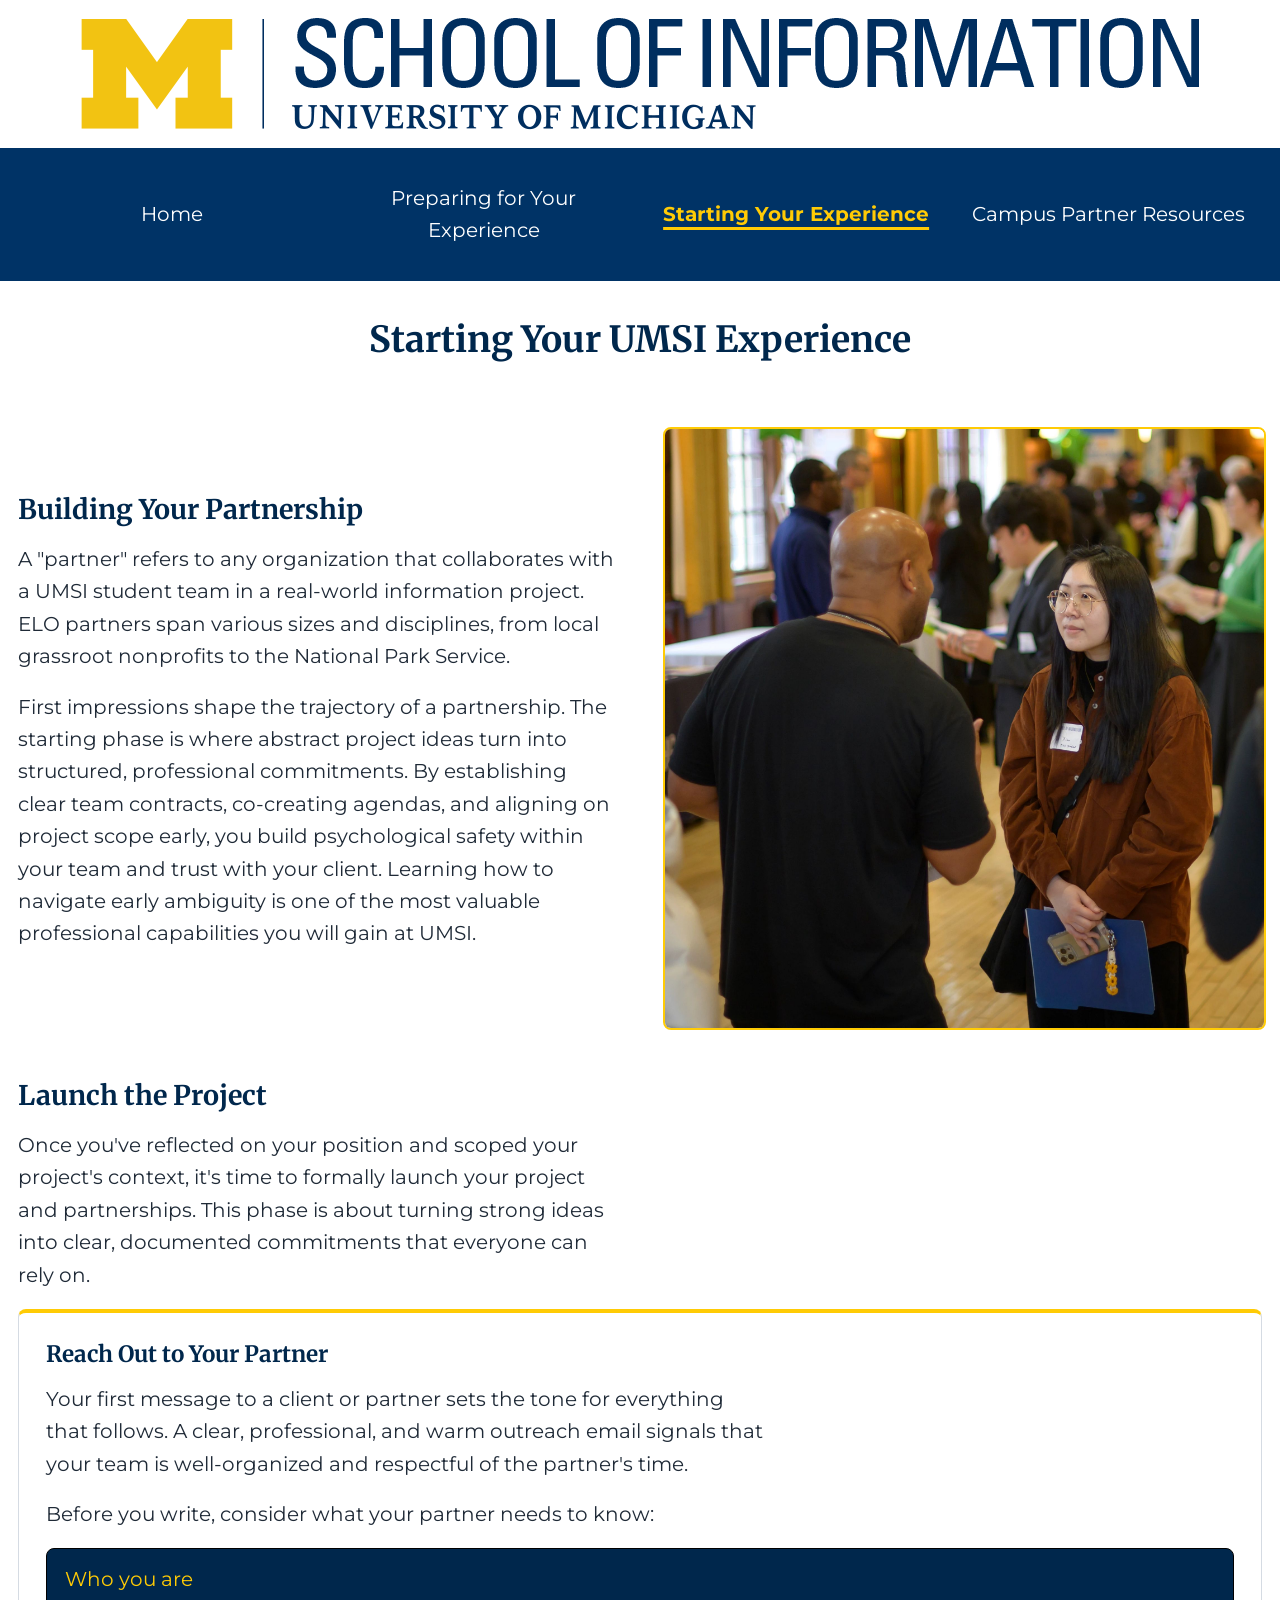
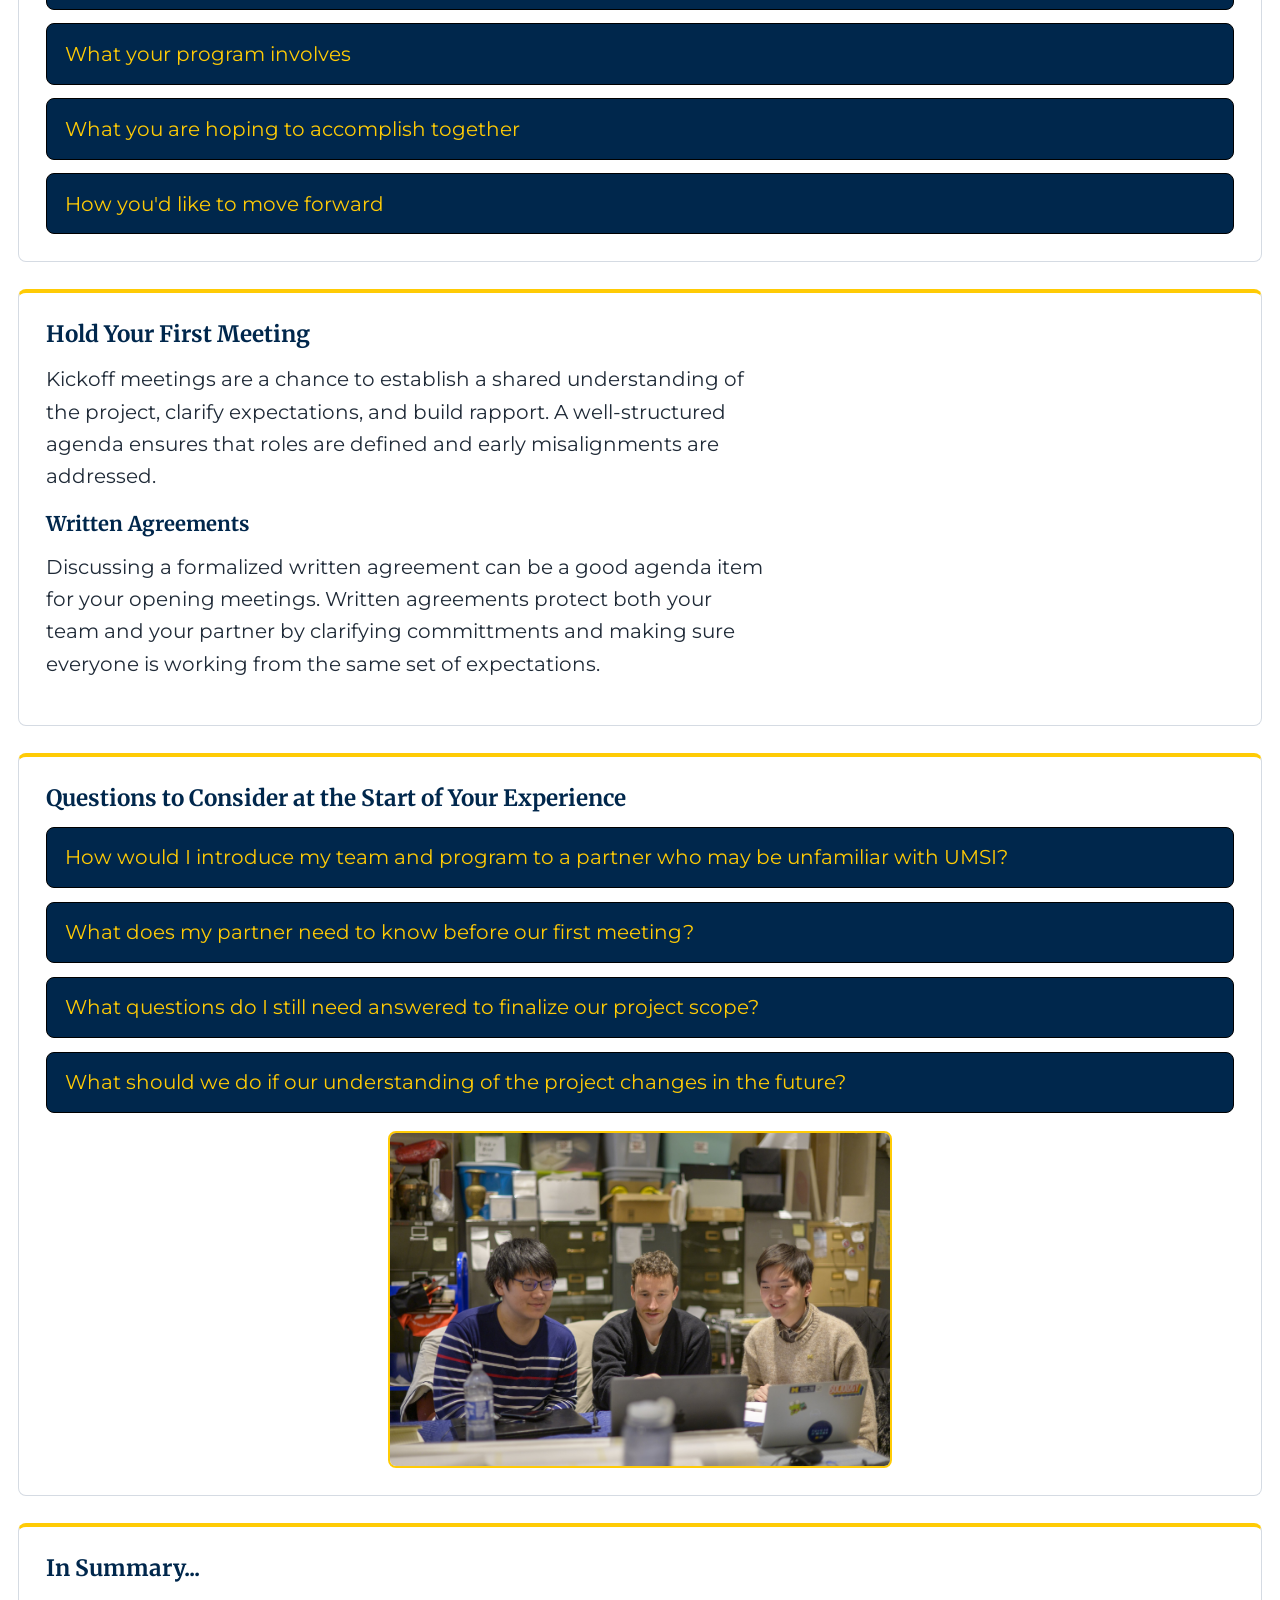
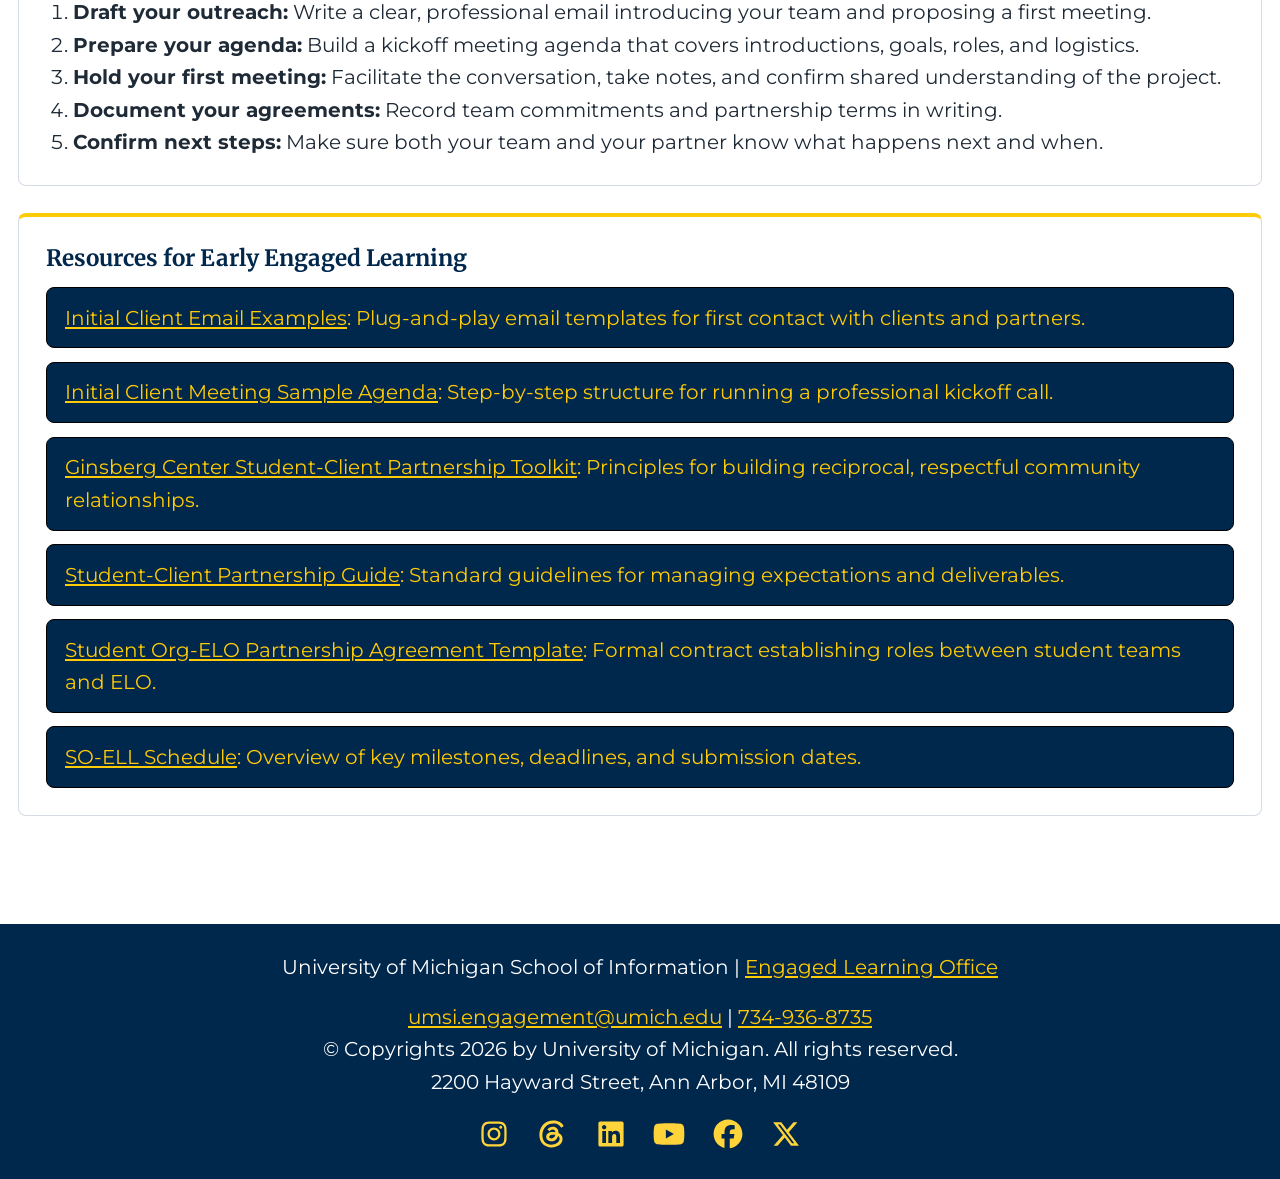
<file: starting.html>
<!DOCTYPE html>
<html lang="en">
<head>
    <meta charset="UTF-8">
    <meta name="viewport" content="width=device-width, initial-scale=1.0">
    <title>Starting Your Experience | UMSI ELO</title>
    <link rel="stylesheet" href="css/html5reset.css">
    <link rel="stylesheet" href="css/style.css">
</head>
<body>
  <div class="skip"><a href="#main">Skip to Main Content</a></div>
    <header>
        <img class="header-img" src="images/umsi-logo-long.png" alt="UMSI Logo">
        <nav>
            <ul class="nav-grid">
                <li><a href = "index.html">Home</a></li>
                <li><a href = "prep.html">Preparing for Your Experience</a></li>
                <li class="active"><a href = "starting.html">Starting Your Experience</a></li>
                <li><a href = "resources.html">Campus Partner Resources</a></li>
            </ul>
        </nav>
    <h1>Starting Your UMSI Experience</h1>
  </header>

<main id="main">

<section class="split-section">
  <div class="split-text">
    <h2>Building Your Partnership</h2>
    <p>A "partner" refers to any organization that collaborates with a UMSI student team in a real-world information project. ELO partners span various sizes and disciplines, from local grassroot nonprofits to the National Park Service.</p>
    <p>First impressions shape the trajectory of a partnership. The starting phase is where abstract project ideas turn into structured, professional commitments. By establishing clear team contracts, co-creating agendas, and aligning on project scope early, you build psychological safety within your team and trust with your client. Learning how to navigate early ambiguity is one of the most valuable professional capabilities you will gain at UMSI.</p>
  </div>
  <div class="split-img">
    <img src="images/UMSI_CareerFair_02062025_01.jpg" width="300" alt="Student speaking to an employer at the UMSI Career Fair.">
  </div>
</section>

<section>

  <div class="split-section">
    <div class="split-text">
      <h2>Launch the Project</h2>
      <p>Once you've reflected on your position and scoped your project's context, it's time to formally launch your project and partnerships. This phase is about turning strong ideas into clear, documented commitments that everyone can rely on.</p>
    </div>
  </div>

  <article class="card">
    <h3>Reach Out to Your Partner</h3>
    <p>Your first message to a client or partner sets the tone for everything that follows. A clear, professional, and warm outreach email signals that your team is well-organized and respectful of the partner's time.</p>
    <p>Before you write, consider what your partner needs to know:</p>
    <ul>
      <li>Who you are</li>
      <li>What your program involves</li>
      <li>What you are hoping to accomplish together</li>
      <li>How you'd like to move forward</li>
    </ul>
  </article>

  <article class="card">
    <h3>Hold Your First Meeting</h3>
    <p>Kickoff meetings are a chance to establish a shared understanding of the project, clarify expectations, and build rapport. A well-structured agenda ensures that roles are defined and early misalignments are addressed.</p>
    <article>
      <h4>Written Agreements</h4>
      <p>Discussing a formalized written agreement can be a good agenda item for your opening meetings. Written agreements protect both your team and your partner by clarifying committments and making sure everyone is working from the same set of expectations.</p>
    </article>
  </article>

  <article class="card">
    <h3>Questions to Consider at the Start of Your Experience</h3>
    <ul>
      <li>How would I introduce my team and program to a partner who may be unfamiliar with UMSI?</li>
      <li>What does my partner need to know before our first meeting?</li>
      <li>What questions do I still need answered to finalize our project scope?</li>
      <li>What should we do if our understanding of the project changes in the future?</li>
    </ul>
    <img src="images/UMSI_ASBChineseAmericanMuseumChicago_2026_01.jpg" width="500" alt="UMSI students joining a virtual meeting.">
  </article>

  <article class="card">
    <h3>In Summary...</h3>
   <ol>
      <li><strong>Draft your outreach:</strong> Write a clear, professional email introducing your team and proposing a first meeting.</li>
      <li><strong>Prepare your agenda:</strong> Build a kickoff meeting agenda that covers introductions, goals, roles, and logistics.</li>
      <li><strong>Hold your first meeting:</strong> Facilitate the conversation, take notes, and confirm shared understanding of the project.</li>
      <li><strong>Document your agreements:</strong> Record team commitments and partnership terms in writing.</li>
      <li><strong>Confirm next steps:</strong> Make sure both your team and your partner know what happens next and when.</li>
    </ol>
  </article>

  <article class="card">
    <h3>Resources for Early Engaged Learning</h3>
    <ul>
<li><a href="https://docs.google.com/document/d/1fWFXwoW5fKX_Tctn97Gio5XZDwILNlqIOyKKE8Yk5J0/edit?usp=drive_link">Initial Client Email Examples</a>: Plug-and-play email templates for first contact with clients and partners.</li>
<li><a href="https://docs.google.com/document/d/1ItXxYauAcPoaGMUZWuJsX-OLFfGmeBOWT7JNhoZxGyU/edit?usp=drive_link">Initial Client Meeting Sample Agenda</a>: Step-by-step structure for running a professional kickoff call.</li>
<li><a href="https://ginsberg.umich.edu/article/campus-community-partnerships-toolkit">Ginsberg Center Student-Client Partnership Toolkit</a>: Principles for building reciprocal, respectful community relationships.</li>
<li><a href="https://drive.google.com/file/d/12ealxkKCvOZajxK7doyUXu_k2LyKPUP2/view?usp=drive_link">Student-Client Partnership Guide</a>: Standard guidelines for managing expectations and deliverables.</li>
<li><a href="https://docs.google.com/document/d/1y5Y2wc1ADz0n_ht26kPYlFK3Zm9i3UR_Z0OMWP3Q_xQ/edit?usp=drive_link">Student Org-ELO Partnership Agreement Template</a>: Formal contract establishing roles between student teams and ELO.</li>
<li><a href="https://docs.google.com/spreadsheets/d/1YeK2WerSbhaU5hjEg9wxdXmzBx9lgRy2yHBKAH-SxiA/edit?gid=166831640#gid=166831640">SO-ELL Schedule</a>: Overview of key milestones, deadlines, and submission dates.</li>    </ul>
  </article>
</section>

      <!-- Page generated in part by Claude with the prompt, "Create text content for starting.html, referencing associated pages for general structure. Add 3-4 sections guiding prospective students through the relevant processes, focused on partner communication, first meetings, and formalizing agreements. Write as plain text." Content was then reviewed and edited before incorporation into the page.
        Anthropic. (2026). Claude (Claude Sonnet 5 version) [Large language model]. https://claude.ai -->

</main>

<footer>
        <p>University of Michigan School of Information | <a href="https://www.si.umich.edu/programs/engaged-learning/about-engaged-learning-office">Engaged Learning Office </a></p>
      <address>
        <a href="mailto:umsi.engagement@umich.edu">umsi.engagement@umich.edu</a>
        <span> | </span>
        <a href="tel:7349368735">734-936-8735</a>
      </address>
      <p>© Copyrights <span id="year"></span> by University of Michigan. All rights reserved.<br>2200 Hayward Street, Ann Arbor, MI 48109</p>

       <script>
      document.getElementById("year").innerHTML = new Date().getFullYear();
      </script>

      <ul class="social-media-icons">
        <li><a href="https://www.instagram.com/umschoolofinformation/?hl=en"><img src="images/instagram-brands-solid-full.svg" alt="Instagram"></a></li>
        <li><a href="https://www.threads.com/@umschoolofinformation"><img src="images/threads-brands-solid-full.svg" alt="Threads"></a></li>
        <li><a href="https://www.linkedin.com/school/university-of-michigan---school-of-information/posts/"><img src="images/linkedin-brands-solid-full.svg" alt="LinkedIn"></a></li>
        <li><a href="https://www.youtube.com/user/schoolofinformation"><img src="images/youtube-brands-solid-full.svg" alt="YouTube"></a></li>
        <li><a href="https://www.facebook.com/uomsi/"><img src="images/facebook-brands-solid-full.svg" alt="Facebook"></a></li>
        <li><a href="https://x.com/umsi"><img src="images/x-twitter-brands-solid-full.svg" alt="X"></a></li>
      </ul>
    </footer>

</body>

</html>
</file>
<file: css/style.css>
@import url('https://fonts.googleapis.com/css2?family=Montserrat:wght@400;600;700&family=Merriweather:wght@700&display=swap');
/* TO DO
- add new breakpoint
- add 404 page with javascript
- complete writeup
*/

html, body{
  scroll-behavior: smooth;
  font-family: "Montserrat", "Nunito Sans", sans-serif;
  font-size: 1.125rem;
  line-height: 1.6;
  color: #1f2a37;
  margin: 0;
  padding: 0;
}

/* headings */
h1, h2, h3, h4, h5, h6 {
    font-family: "Merriweather", "Georgia", sans-serif;
    color: #00274C;
    font-weight: 700;
    line-height: 1.3;
    padding: 12px;
    background-color: white;
}

h1 {
    font-size: 2rem;
    padding: 2rem;
    text-align: center;
    margin: auto;
}

h2 {
  font-size: 1.5rem;
  line-height: 1.5;
  margin-bottom: 0.75rem;
  padding: 0;
}

h3 {
    font-size: 1.25rem;
}

/* praragraph text */
p {
  margin-bottom: 1rem;
}

/* sections */
section {
  margin-bottom: 2.5rem;
}

/* skip to main, focus */
nav a:hover,
nav a:focus {
     outline: 2px dashed lightblue;
}

.skip a {
     position: absolute;
     top: -65px;
     overflow: hidden;
     z-index: 1000;
     background: #FFCB05;
     color: #00274C;
     padding: 12px 0;
}

.skip a:focus {
     top: 50px;
}

*:focus {
     border: 2px solid lightblue;
}


/* nav */
nav {
    background-color: #003366;
    padding: 20px;
    text-align: center;
}

.nav-grid {
    display: grid;
    grid-template-columns: repeat(auto-fit, minmax(min(100%, 9rem), 1fr));
    gap: 0.5rem;
    justify-content: center;
    align-items: center;
}

nav ul li a {
    display: flex; /* Content created with help by Copilot with the prompt, "What steps can I take with flexbox to center the navigation link text horizontally and vertically?" */
    color: #ffffff;
    font-size: 1.125rem;
    text-decoration: none;
    padding: 12px 12px;
    border-radius: 8px;
    border: 2px solid transparent;
    justify-content: center;
    align-items: center;
    min-height: 3rem;
}

/* active page */
nav ul li.active a {
    color: #FFCB05;
    font-weight: 700;
    text-decoration: underline;
    text-decoration-thickness: 3px;
    text-underline-offset: 6px;
}

/* main */
main {
  padding: 1.5rem 1rem;
}

main strong {
    font-weight: 700;
}

/* images */
img {
    display: block;
    max-width: 90%;
    height: auto;
    margin: 1rem auto;
    border-style: solid;
    border-width: 2px;
    border-color: #FFCB05;
    border-radius: 8px;
}

.header-img {
    border: none;
    max-width: 90%; 
    border-radius: 0px;
}

.video {
    display: block;
    width: 100%;
    max-width: 90%;
    height: auto;
    aspect-ratio: 16 / 9;
    margin: 1rem auto;
    border-style: solid;
    border-width: 2px;
    border-color: #FFCB05;
    border-radius: 8px;
}
/* There are some aXe errors caused by the video on the homepage */

/* lists */
main ul {
    display: grid;
    gap: 0.75rem;
    margin-bottom: 0.75rem;
}

main ul li {
    background-color: #00274C;
    border: 1px solid #000000;
    color: #FFCB05;
    border-radius: 8px;
    padding: 0.75rem 1rem;
}

main ul a {
    color: #FFCB05
}

main ol {
    list-style: decimal;
    padding-left: 1.5rem;
    margin-bottom: 0.75rem;
}

.options-grid {
    display: grid;
    grid-template-columns: repeat(auto-fit, minmax(min(100%, 16rem), 1fr)); /* Content created with help by Copilot with the prompt, "How can .options-grid's columns scale with the width of the screen, staying at 1 column at phone breakpoints?" */
    gap: 1rem;
}

.options-grid > * {
    transition: box-shadow 0.3s ease-in-out;
}

.options-grid > *:hover {
    box-shadow: 0 4px 10px #00274C40;
}

/* text content cards */

.card {
    background-color: #ffffff;
    border: 1px solid #d5dbe3;
    border-top: 4px solid #FFCB05;
    border-radius: 8px;
    padding: 1.5rem;
    margin-bottom: 1.5rem;
}

.card h2, .card h3, .card h4 {
    padding: 0;
    margin-bottom: 0.75rem;
}

.card > *:last-child {
    margin-bottom: 0;
}

/* buttons */

.button {
    display: inline-block;
    background-color: #00274C;
    color: #FFCB05;
    font-weight: 600;
    text-decoration: none;
    padding: 0.75rem 1.25rem;
    border: 2px solid #00274C;
    border-radius: 8px;
    margin-bottom: 1.5rem;
}

.button:hover, .button:focus-visible {
    background-color: #FFCB05;
    color: #00274C;
    transition: background-color 0.3s ease-in-out, color 0.3s ease-in-out, box-shadow 0.3s ease-in-out;
}

.button:focus-visible {
    outline: 3px dashed #00274C;
    outline-offset: 3px;
    box-shadow: 0 4px 10px #00274C40;
}

/* footer */
footer {
    background-color: #00274C;
    color: #ffffff;
    text-align: center;
    padding: 1.5rem 1rem;
    margin-top: 2rem;
}

footer a {
    color: #FFCB05;
}

footer address {
    font-style: normal;
}

.social-media-icons {
    display: flex;
    justify-content: center;
    align-items: center;
    gap: 1.25rem;
    margin-top: 1rem;
    margin-bottom: 0;
    padding: 0;
    list-style: none;
}

.social-media-icons img {
    width: 2rem;
    height: 2rem;
    max-width: none;
    margin: 0;
    border: 0;
    border-radius: 0;
}

.social-media-icons a:hover img{
    transform: scale(1.2);
}

@media (min-width: 1024px) {

    main {
        max-width: 70rem;
        margin: 0 auto;
    }

    main p {
        max-width: 40rem;
    }

    .video {
        max-width: 50rem;
    }

    img {
        max-width: 40rem;
    }

    .split-section {
        display: grid;
        grid-template-columns: 1fr 1fr;
        gap: 2.5rem;
        align-items: center;
    }

    .split-section img {
        width: 100%;
        max-width: 100%;
        margin: 0;
        object-fit: cover;
    }

    .split-text p {
        max-width: none;
    }

    .split-section + ul {
        margin-top: 1.5rem;
    }

    /* avoid hanging parts of options grid */

    .options-grid {
    grid-template-columns: repeat(6, 1fr);
    }

    .options-grid > * {
        grid-column: span 2;
    }

    .options-grid > :nth-child(3n + 1):nth-last-child(2), .options-grid > :nth-child(3n + 2):nth-last-child(1) {
        grid-column: span 3;
        /* Content created with help by Copilot with the prompt, "What nth-child equations enable options-grid to stretch across when the number of grid items is not divisible by 3?" */
    }

    .options-grid > :nth-child(3n + 1):nth-last-child(1) {
        grid-column: span 6;
    }

}
</file>
